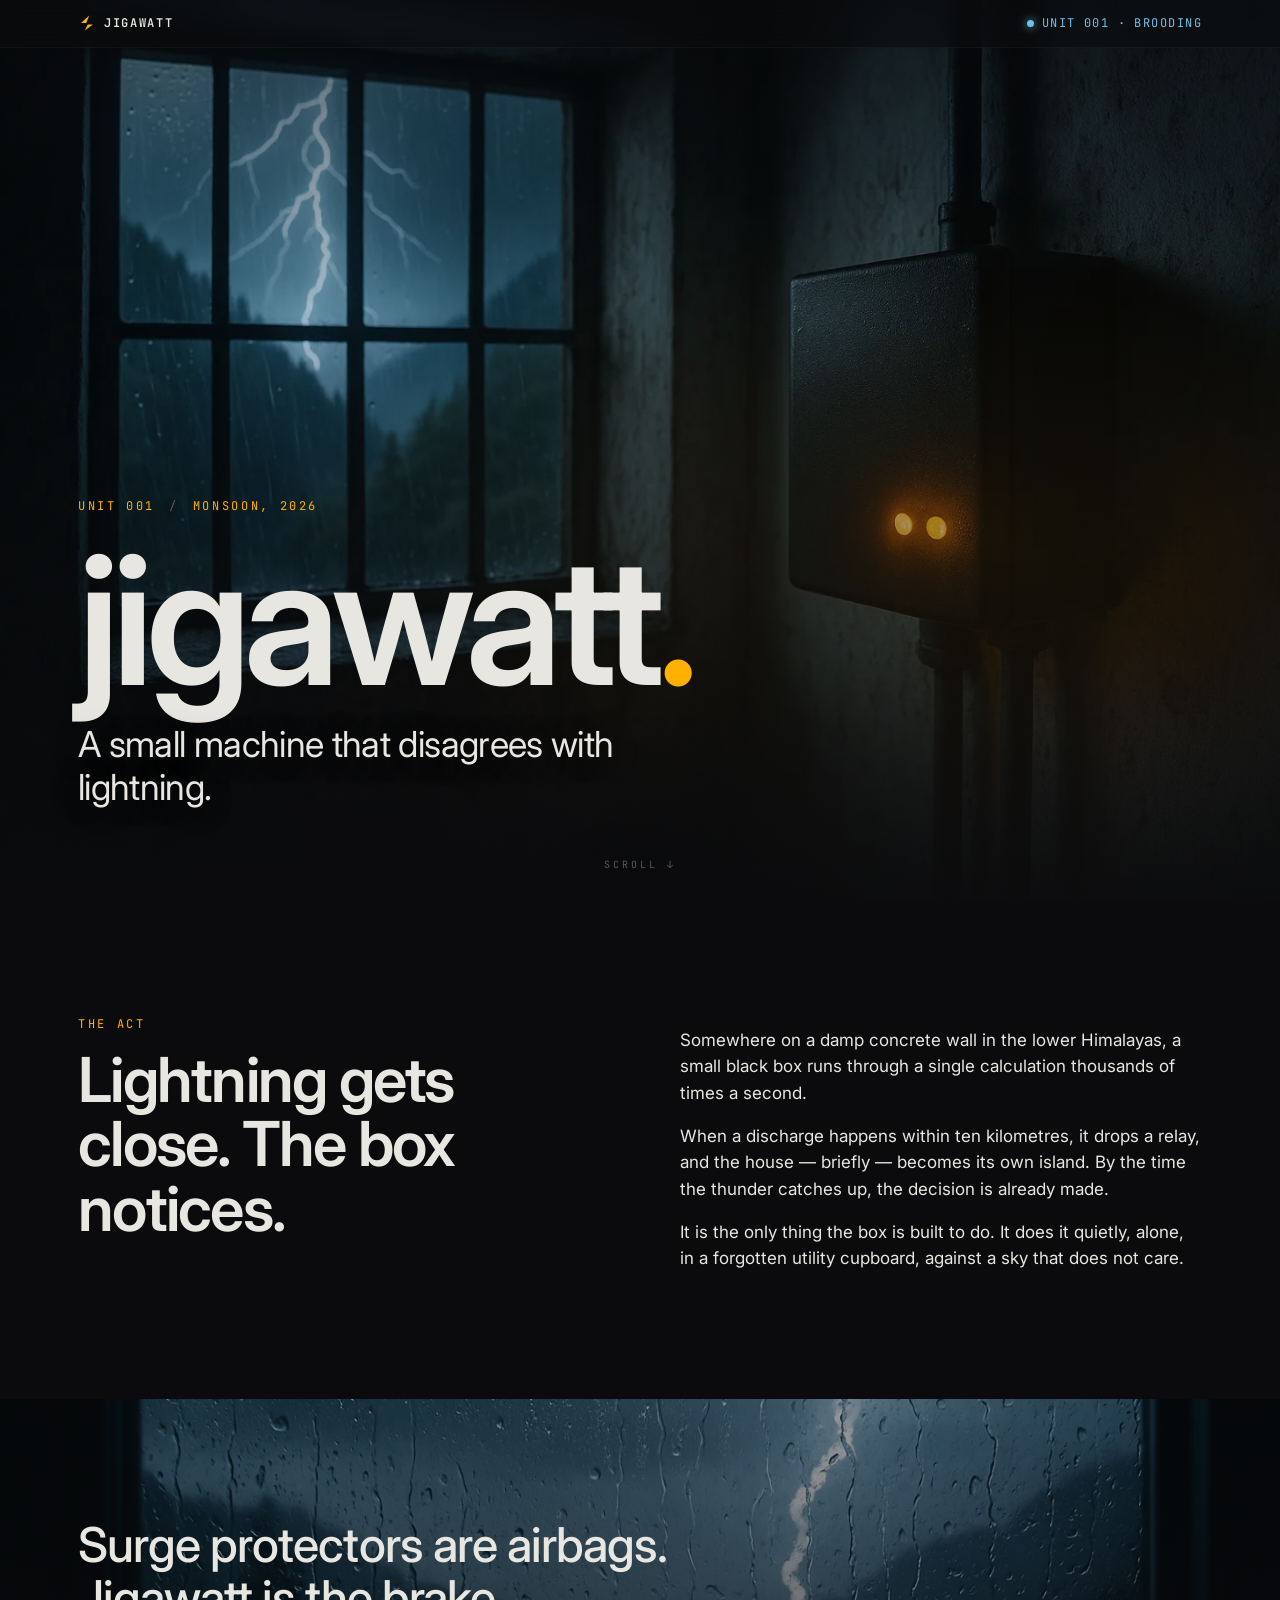
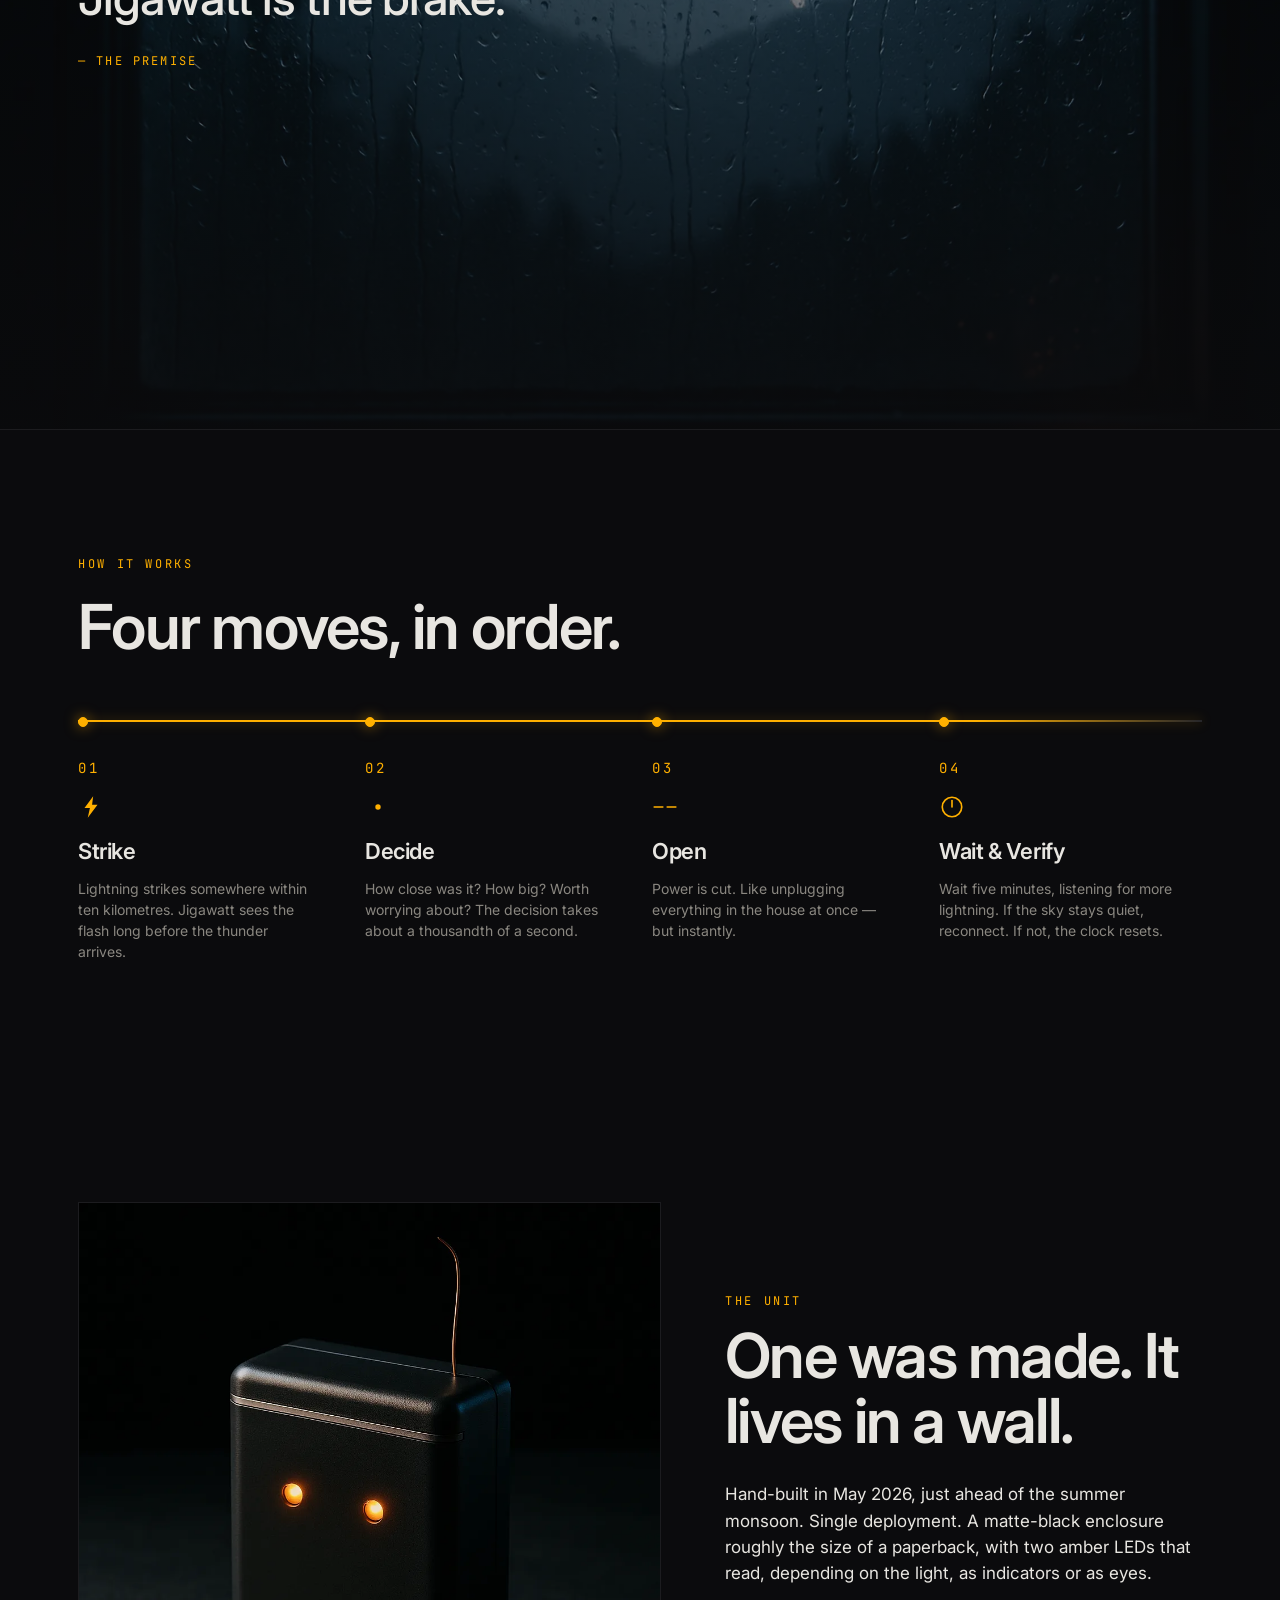
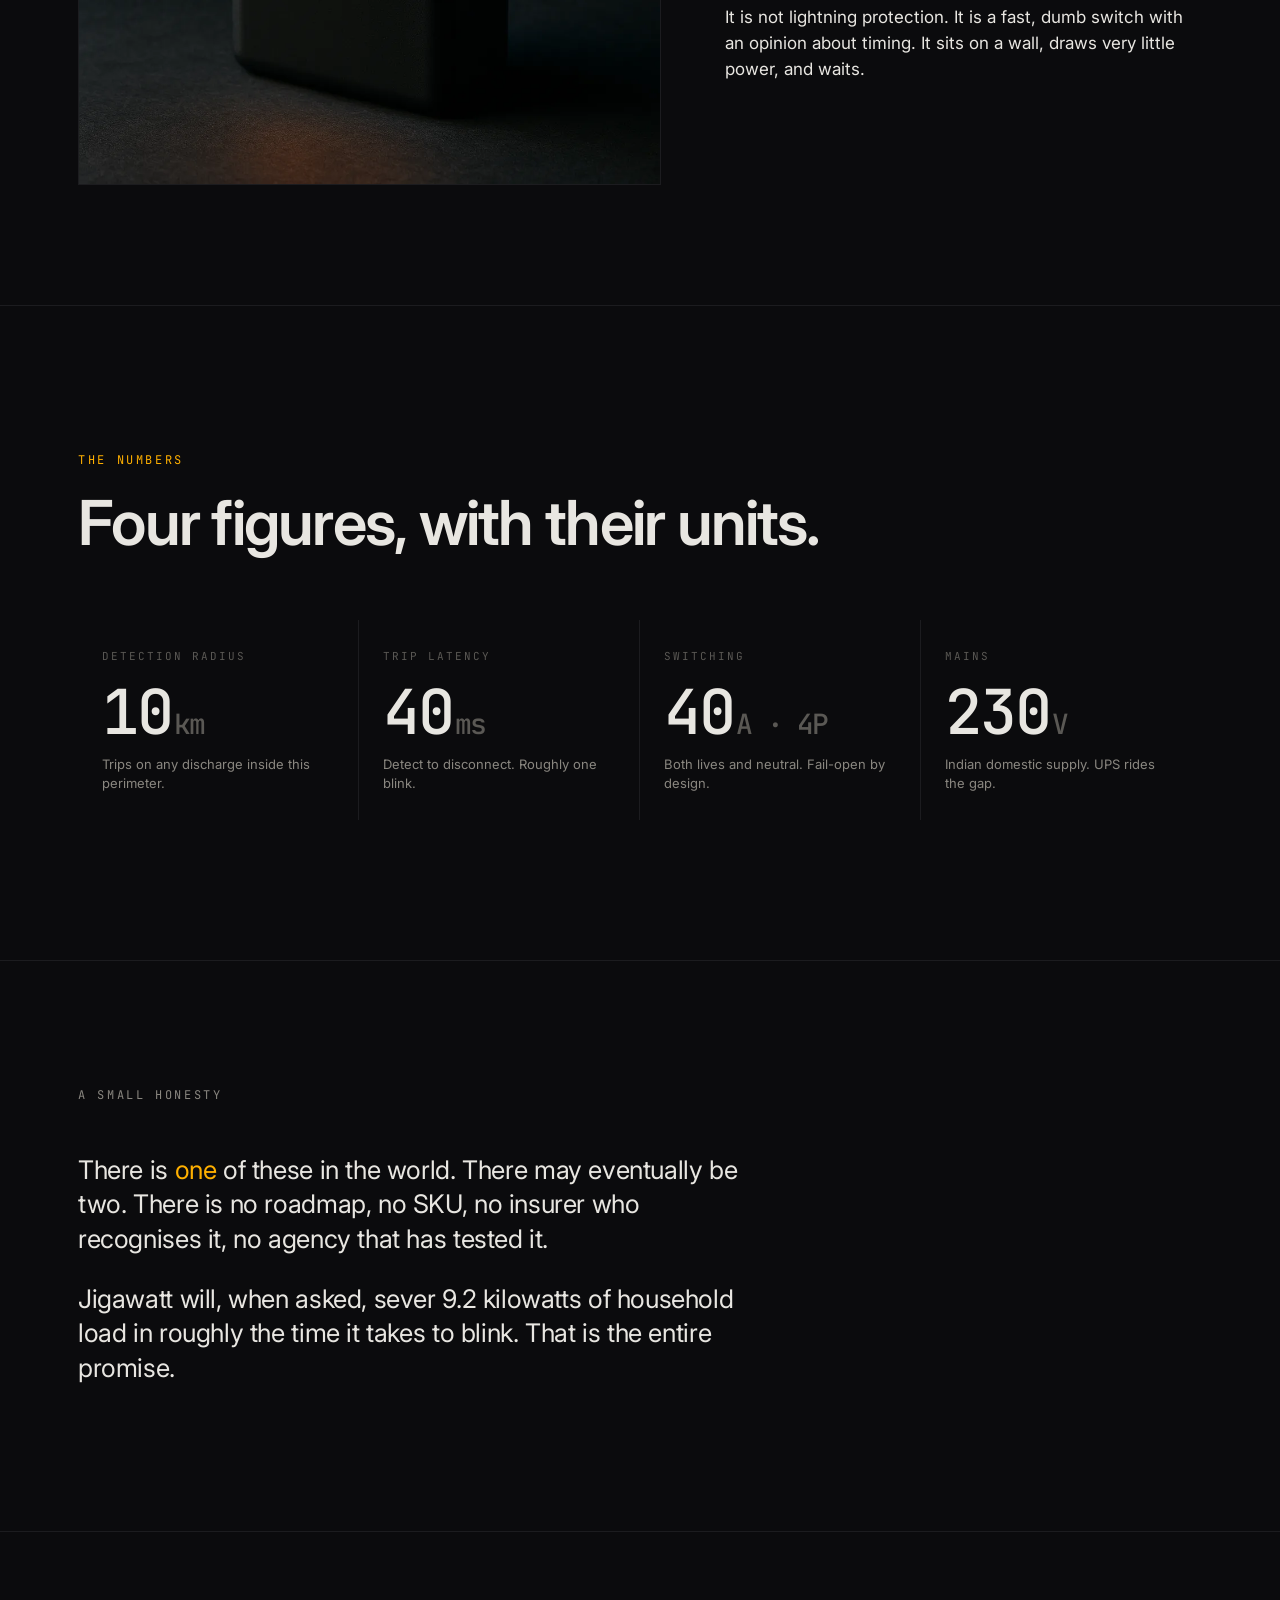
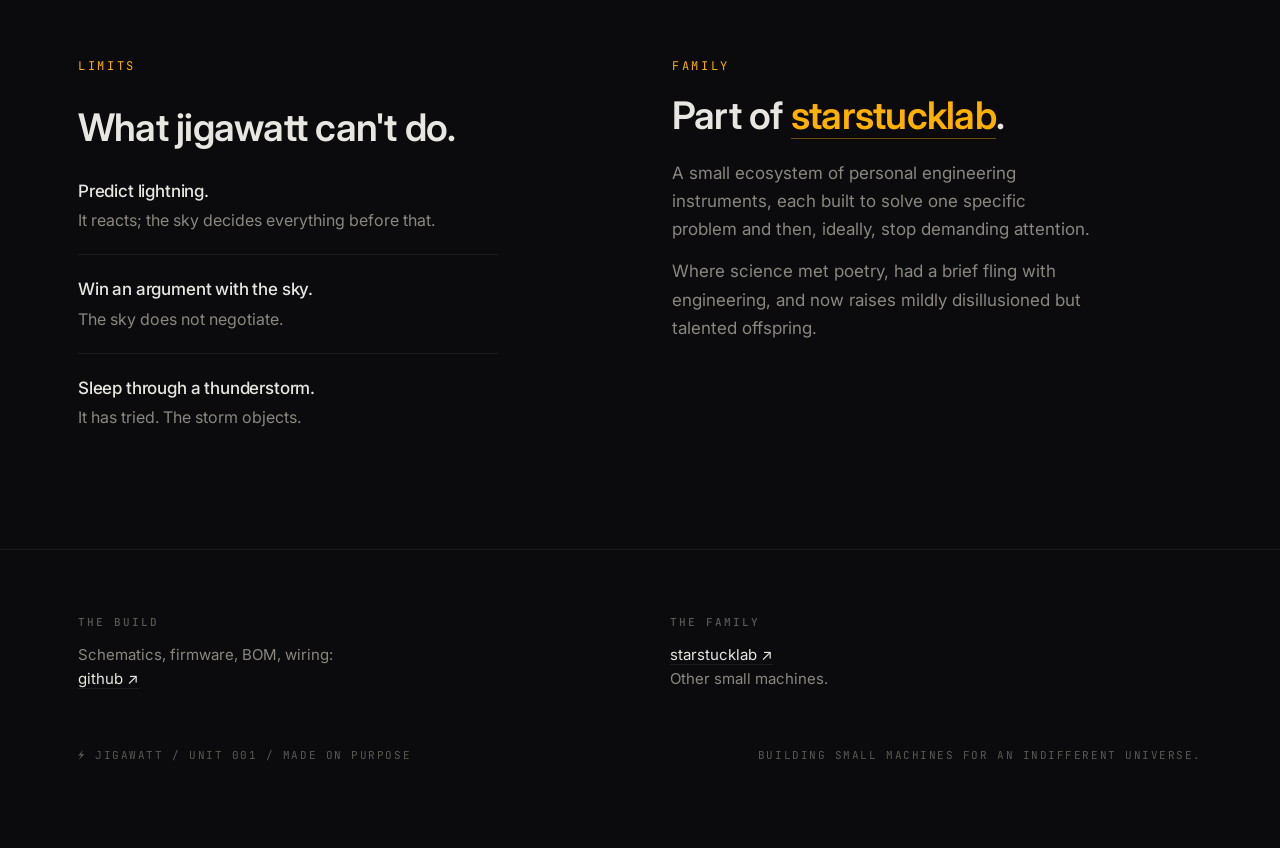
<file: docs/index.html>
<!DOCTYPE html>
<html lang="en">
<head>
  <meta charset="UTF-8" />
  <meta name="viewport" content="width=device-width, initial-scale=1.0" />
  <title>jigawatt — the first one, on purpose</title>
  <meta name="description" content="A small machine that listens for lightning and opens the mains contactor before the storm finishes its sentence. The first jigawatt, made on purpose. A starstucklab project." />
  <meta property="og:title" content="jigawatt" />
  <meta property="og:description" content="A small machine that disagrees with lightning. A starstucklab project." />
  <meta property="og:image" content="https://jigawatt.starstucklab.com/assets/hero.webp" />
  <meta property="og:type" content="website" />
  <meta name="theme-color" content="#0b0b0d" />

  <link rel="preconnect" href="https://fonts.googleapis.com">
  <link rel="preconnect" href="https://fonts.gstatic.com" crossorigin>
  <link href="https://fonts.googleapis.com/css2?family=Inter:wght@400;500;600&family=JetBrains+Mono:wght@400;500;600&display=swap" rel="stylesheet">
  <link rel="stylesheet" href="assets/kit/tokens.css" />
  <link rel="stylesheet" href="assets/kit/base.css" />
  <link rel="stylesheet" href="styles.css" />
  <link rel="icon" type="image/svg+xml" href="assets/mark.svg" />
</head>
<body>

<!-- ============ TOP BAR ============ -->
<header class="topbar">
  <div class="topbar-inner">
    <a href="#" class="brand">
      <img src="assets/mark.svg" alt="" aria-hidden="true" />
      jigawatt
    </a>
    <span class="status">
      <span class="dot"></span>
      <span class="status-text">Unit 001 · Brooding</span>
    </span>
  </div>
</header>

<!-- .page wraps everything that should desaturate/shake — the topbar
     stays outside so it remains truly viewport-fixed (avoids the
     position:fixed-in-transformed-ancestor trap on mobile). -->
<div class="page">

<!-- ============ HERO ============ -->
<section class="hero">
  <div class="hero-inner">
    <div class="hero-eyebrow">
      <span>Unit 001</span>
      <span class="sep">/</span>
      <span>Monsoon, 2026</span>
    </div>
    <h1>jigawatt<span class="tail">.</span></h1>
    <p class="hero-tag">A small machine that disagrees with lightning.</p>
  </div>
  <div class="hero-scroll">scroll ↓</div>
</section>


<!-- ============ THE ACT ============ -->
<section class="text" id="act">
  <div class="wrap">
    <div class="cols-two">
      <div>
        <span class="kicker">The act</span>
        <h2 class="headline">Lightning gets close. The box notices.</h2>
      </div>
      <div class="prose">
        <p>
          Somewhere on a damp concrete wall in the lower Himalayas, a small black
          box runs through a single calculation thousands of times a second.
        </p>
        <p>
          When a discharge happens within ten kilometres, it drops a relay, and
          the house — briefly — becomes its own island. By the time the thunder
          catches up, the decision is already made.
        </p>
        <p>
          It is the only thing the box is built to do. It does it quietly,
          alone, in a forgotten utility cupboard, against a sky that does not
          care.
        </p>
      </div>
    </div>
  </div>
</section>


<!-- ============ MOOD BAND ============ -->
<section class="band mood">
  <div class="band-inner">
    <p class="band-quote">
      Surge protectors are airbags. Jigawatt is the brake.
    </p>
    <span class="band-attribution">— the premise</span>
  </div>
</section>


<!-- ============ TIMELINE / HOW IT WORKS ============ -->
<section class="timeline-section">
  <div class="wrap">
    <span class="kicker">How it works</span>
    <h2 class="headline">Four moves, in order.</h2>

    <div class="timeline" aria-label="How jigawatt works, in four steps">
      <div class="timeline-track" aria-hidden="true"></div>
      <ol class="timeline-steps">
        <li class="timeline-step">
          <span class="num">01</span>
          <span class="dot" aria-hidden="true"></span>
          <svg class="step-icon icon-strike" viewBox="0 0 24 24" aria-hidden="true">
            <path d="M14 2 L6 13 L11 13 L9 22 L18 10 L13 10 Z"/>
          </svg>
          <h3>Strike</h3>
          <p>Lightning strikes somewhere within ten kilometres. Jigawatt sees the flash long before the thunder arrives.</p>
        </li>
        <li class="timeline-step">
          <span class="num">02</span>
          <span class="dot" aria-hidden="true"></span>
          <svg class="step-icon icon-decide" viewBox="0 0 24 24" aria-hidden="true">
            <circle cx="12" cy="12" r="2.5"/>
            <circle class="ring" cx="12" cy="12" r="6"/>
            <circle class="ring" cx="12" cy="12" r="10"/>
          </svg>
          <h3>Decide</h3>
          <p>How close was it? How big? Worth worrying about? The decision takes about a thousandth of a second.</p>
        </li>
        <li class="timeline-step">
          <span class="num">03</span>
          <span class="dot" aria-hidden="true"></span>
          <svg class="step-icon icon-open" viewBox="0 0 24 24" aria-hidden="true">
            <line x1="2"  y1="12" x2="10" y2="12"/>
            <line x1="14" y1="12" x2="22" y2="12"/>
          </svg>
          <h3>Open</h3>
          <p>Power is cut. Like unplugging everything in the house at once — but instantly.</p>
        </li>
        <li class="timeline-step">
          <span class="num">04</span>
          <span class="dot" aria-hidden="true"></span>
          <svg class="step-icon icon-wait" viewBox="0 0 24 24" aria-hidden="true">
            <circle cx="12" cy="12" r="9" fill="none"/>
            <line class="hand" x1="12" y1="12" x2="12" y2="6"/>
          </svg>
          <h3>Wait &amp; Verify</h3>
          <p>Wait five minutes, listening for more lightning. If the sky stays quiet, reconnect. If not, the clock resets.</p>
        </li>
      </ol>
    </div>
  </div>
</section>


<!-- ============ THE UNIT ============ -->
<section class="feature">
  <div class="wrap">
    <div class="feature-grid">
      <div class="feature-image">
        <img src="assets/unit.webp" alt="The jigawatt unit: a matte black box with two amber indicator LEDs and a thin copper antenna." />
      </div>
      <div class="feature-text">
        <span class="kicker">The unit</span>
        <h2 class="headline">One was made. It lives in a wall.</h2>
        <div class="prose">
          <p>
            Hand-built in May 2026, just ahead of the summer monsoon. Single
            deployment. A matte-black enclosure
            roughly the size of a paperback, with two amber LEDs that read,
            depending on the light, as indicators or as eyes.
          </p>
          <p>
            It is not lightning protection. It is a fast, dumb switch with an
            opinion about timing. It sits on a wall, draws very little power,
            and waits.
          </p>
        </div>
      </div>
    </div>
  </div>
</section>


<!-- ============ THE NUMBERS ============ -->
<section class="numbers">
  <div class="wrap">
    <span class="kicker">The numbers</span>
    <h2 class="headline" style="margin-bottom:64px;">Four figures, with their units.</h2>
    <div class="numbers-grid">
      <div>
        <div class="label">Detection radius</div>
        <div class="big">10<span class="u">km</span></div>
        <div class="sub">Trips on any discharge inside this perimeter.</div>
      </div>
      <div>
        <div class="label">Trip latency</div>
        <div class="big">40<span class="u">ms</span></div>
        <div class="sub">Detect to disconnect. Roughly one blink.</div>
      </div>
      <div>
        <div class="label">Switching</div>
        <div class="big">40<span class="u">A · 4P</span></div>
        <div class="sub">Both lives and neutral. Fail-open by design.</div>
      </div>
      <div>
        <div class="label">Mains</div>
        <div class="big">230<span class="u">V</span></div>
        <div class="sub">Indian domestic supply. UPS rides the gap.</div>
      </div>
    </div>
  </div>
</section>


<!-- ============ WHAT IT ISN'T ============ -->
<section class="honesty">
  <div class="wrap">
    <span class="kicker">A small honesty</span>
    <div class="prose">
      <p>
        There is <em>one</em> of these in the world. There may eventually be two.
        There is no roadmap, no SKU, no insurer who recognises it, no agency
        that has tested it.
      </p>
      <p>
        Jigawatt will, when asked, sever 9.2 kilowatts of household load
        in roughly the time it takes to blink. That is the entire promise.
      </p>
    </div>
  </div>
</section>


<!-- ============ PROVENANCE ============ -->
<section class="provenance">
  <div class="wrap">
    <div class="cols-two">
      <div>
        <span class="kicker">Limits</span>
        <h2>What jigawatt can't do.</h2>
        <ul class="cant-list">
          <li>
            <strong>Predict lightning.</strong>
            It reacts; the sky decides everything before that.
          </li>
          <li>
            <strong>Win an argument with the sky.</strong>
            The sky does not negotiate.
          </li>
          <li>
            <strong>Sleep through a thunderstorm.</strong>
            It has tried. The storm objects.
          </li>
        </ul>
      </div>
      <div class="sl-family">
        <span class="sl-kicker">Family</span>
        <h2>Part of <a class="sl-link" href="https://starstucklab.com">starstucklab</a>.</h2>
        <p>A small ecosystem of personal engineering instruments, each built to solve one specific problem and then, ideally, stop demanding attention.</p>
        <p>Where science met poetry, had a brief fling with engineering, and now raises mildly disillusioned but talented offspring.</p>
      </div>
    </div>
  </div>
</section>


<!-- ============ FOOTER ============ -->
<footer class="sl-footer">
  <div class="sl-wrap">
    <div class="sl-footer-cols">
      <div>
        <h4>The build</h4>
        <p>Schematics, firmware, BOM, wiring:<br><a href="https://github.com/m-anish/jigawatt">github&nbsp;↗</a></p>
      </div>
      <div>
        <h4>The family</h4>
        <p><a href="https://github.com/m-anish/starstucklab">starstucklab&nbsp;↗</a><br>Other small machines.</p>
      </div>
    </div>
    <div class="sl-signoff">
      <span>⚡ Jigawatt / Unit 001 / Made on purpose</span>
      <span>Building small machines for an indifferent universe.</span>
    </div>
  </div>
</footer>

</div><!-- /.page -->


<!-- ============ STRIKE EFFECT OVERLAY ============ -->
<div class="jw-flash" aria-hidden="true"></div>
<svg class="jw-bolt" viewBox="0 0 200 400" aria-hidden="true">
  <path d="M 112 0 L 70 130 L 118 138 L 58 280 L 132 200 L 96 218 L 130 400"/>
  <path d="M 96 218 L 48 332"/>
  <path d="M 58 280 L 28 350"/>
</svg>

<script>
(function() {
  'use strict';
  const reduced = window.matchMedia('(prefers-reduced-motion: reduce)').matches;

  // ---------- timeline: light up sequentially when in view ----------
  const tlObs = new IntersectionObserver(function(entries) {
    entries.forEach(function(e) {
      if (e.isIntersecting) {
        e.target.classList.add('in-view');
        tlObs.unobserve(e.target);
      }
    });
  }, { threshold: 0.5 });
  document.querySelectorAll('.timeline').forEach(function(el) { tlObs.observe(el); });

  if (reduced) return;

  // ---------- strike + restore: the page goes greyscale, then comes back ----------
  const act     = document.getElementById('act');
  const restore = document.querySelector('.band.mood');
  const flash   = document.querySelector('.jw-flash');
  const bolt    = document.querySelector('.jw-bolt');
  const status  = document.querySelector('.status-text');
  // Shake the .page wrapper rather than <body> so the transform doesn't
  // strand the fixed-position bolt/flash above the viewport on mobile.
  const page    = document.querySelector('.page');
  if (!act || !restore || !flash || !bolt || !status || !page) return;

  const BROODING = 'Unit 001 · Brooding';
  const TRIPPED  = 'Unit 001 · Tripped';

  let fired = false;
  const strikeObs = new IntersectionObserver(function(entries) {
    entries.forEach(function(e) {
      if (e.isIntersecting && !fired) {
        fired = true;
        runStrike();
        strikeObs.disconnect();
      }
    });
  }, { threshold: 0.35 });
  strikeObs.observe(act);

  // The restore observer arms itself only after the strike has fired;
  // entering the unit feature returns the page to colour.
  let restored = false;
  const restoreObs = new IntersectionObserver(function(entries) {
    entries.forEach(function(e) {
      if (e.isIntersecting && fired && !restored) {
        restored = true;
        runRestore();
        restoreObs.disconnect();
      }
    });
  }, { threshold: 0.6 });
  restoreObs.observe(restore);

  function runStrike() {
    // t=0: flash + bolt + shake fire; page begins desaturating
    page.classList.add('jw-shake');
    document.body.classList.add('tripped');
    flash.classList.add('on');
    bolt.classList.add('on');
    status.textContent = TRIPPED;

    // t≈130ms: flash clears
    setTimeout(function() { flash.classList.remove('on'); }, 130);

    // t≈320ms: bolt fades
    setTimeout(function() { bolt.classList.remove('on'); }, 320);

    // t≈420ms: stop shake — the page is now grey, the topbar is the only colour
    setTimeout(function() { page.classList.remove('jw-shake'); }, 420);
  }

  function runRestore() {
    // colour returns with a brief brightness overshoot (lights coming back),
    // then settles. Driven by a one-shot keyframe on body.restoring.
    document.body.classList.add('restoring');
    document.body.classList.remove('tripped');
    status.textContent = BROODING;
    setTimeout(function() {
      document.body.classList.remove('restoring');
    }, 1150);
  }
})();
</script>

</body>
</html>
</file>
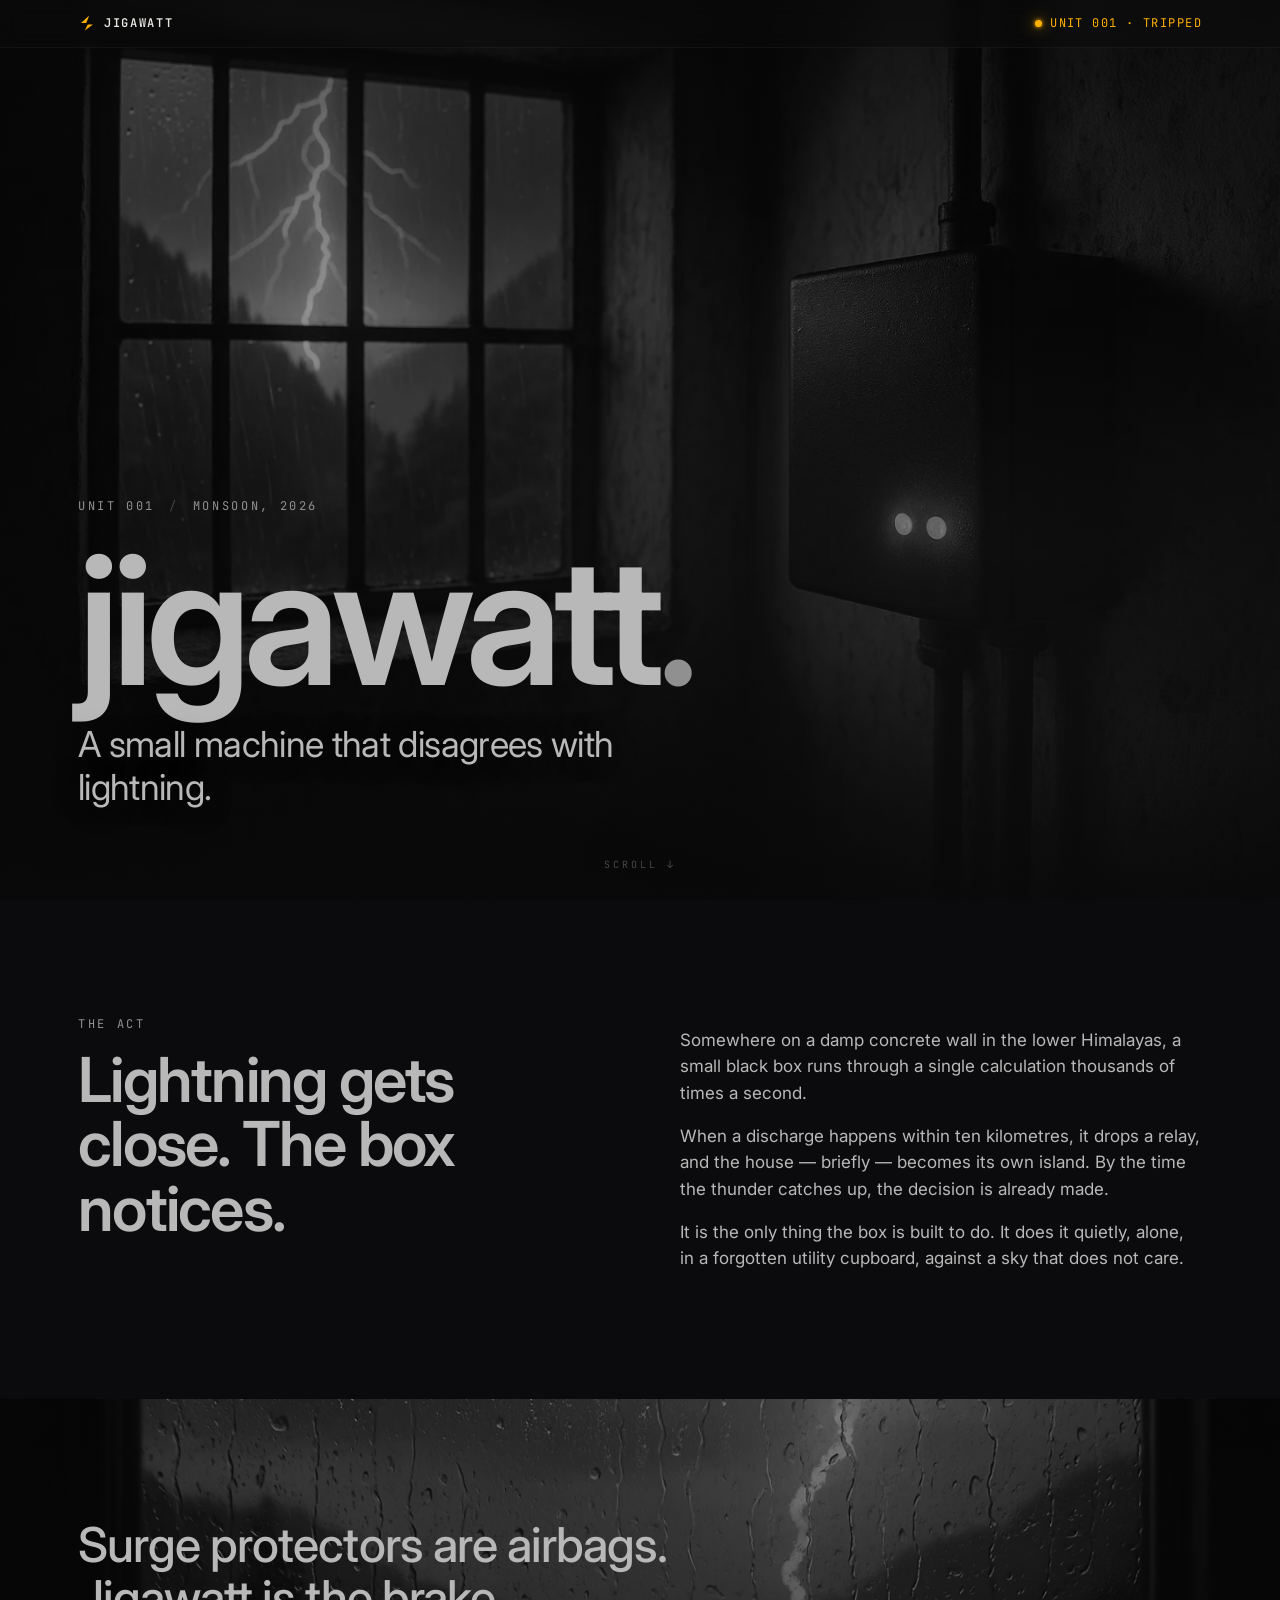
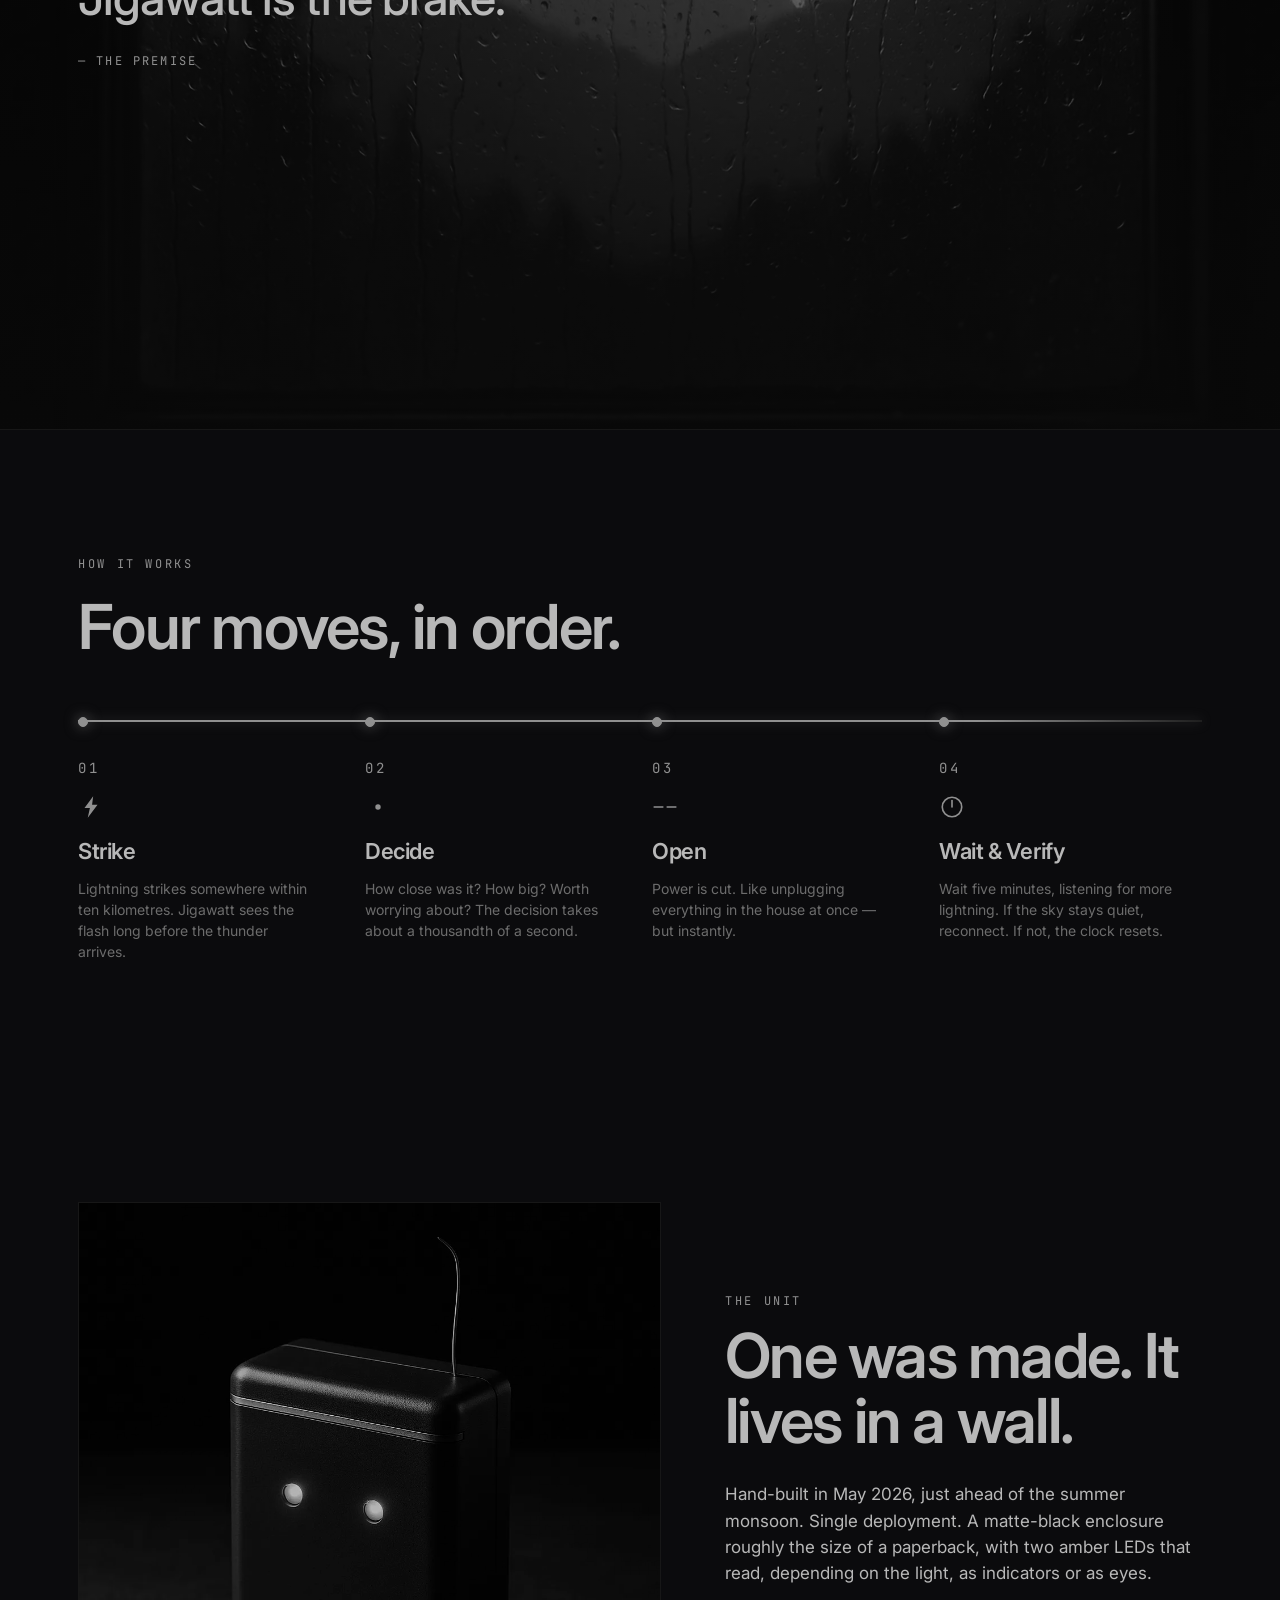
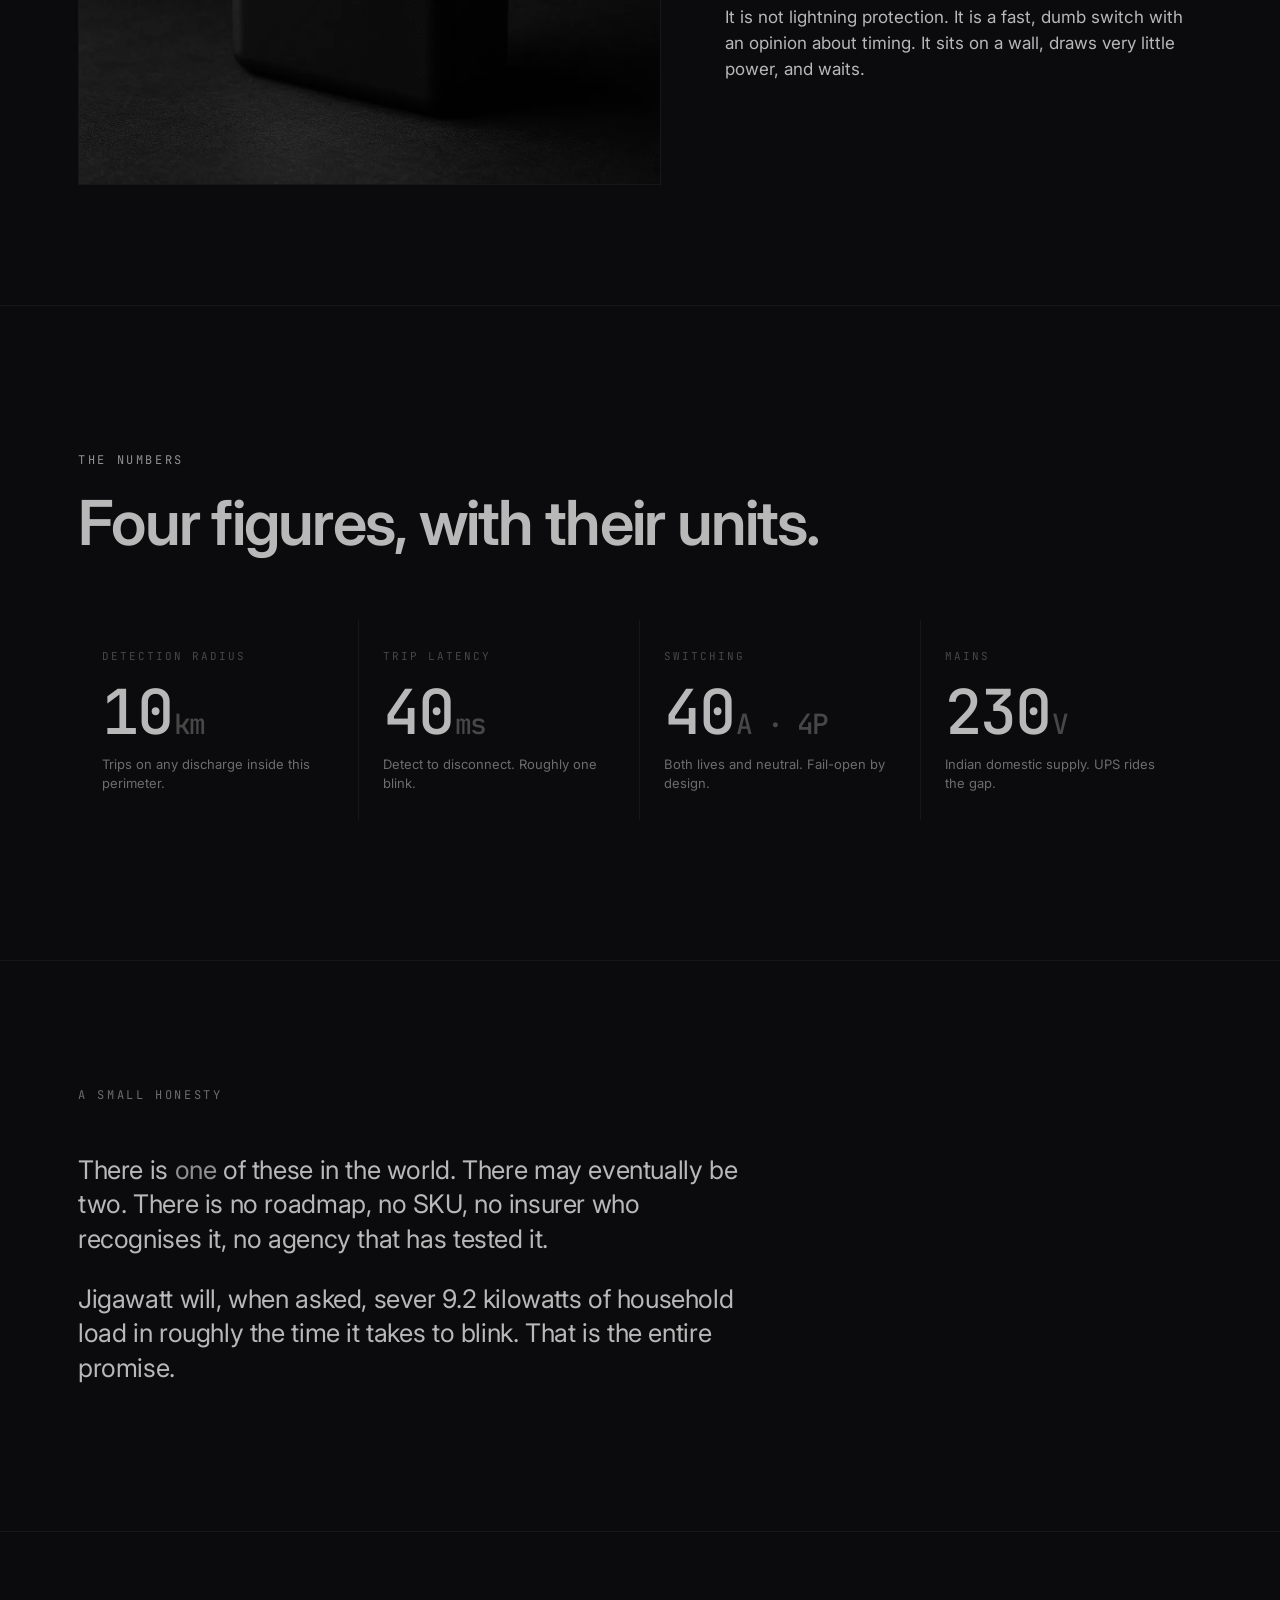
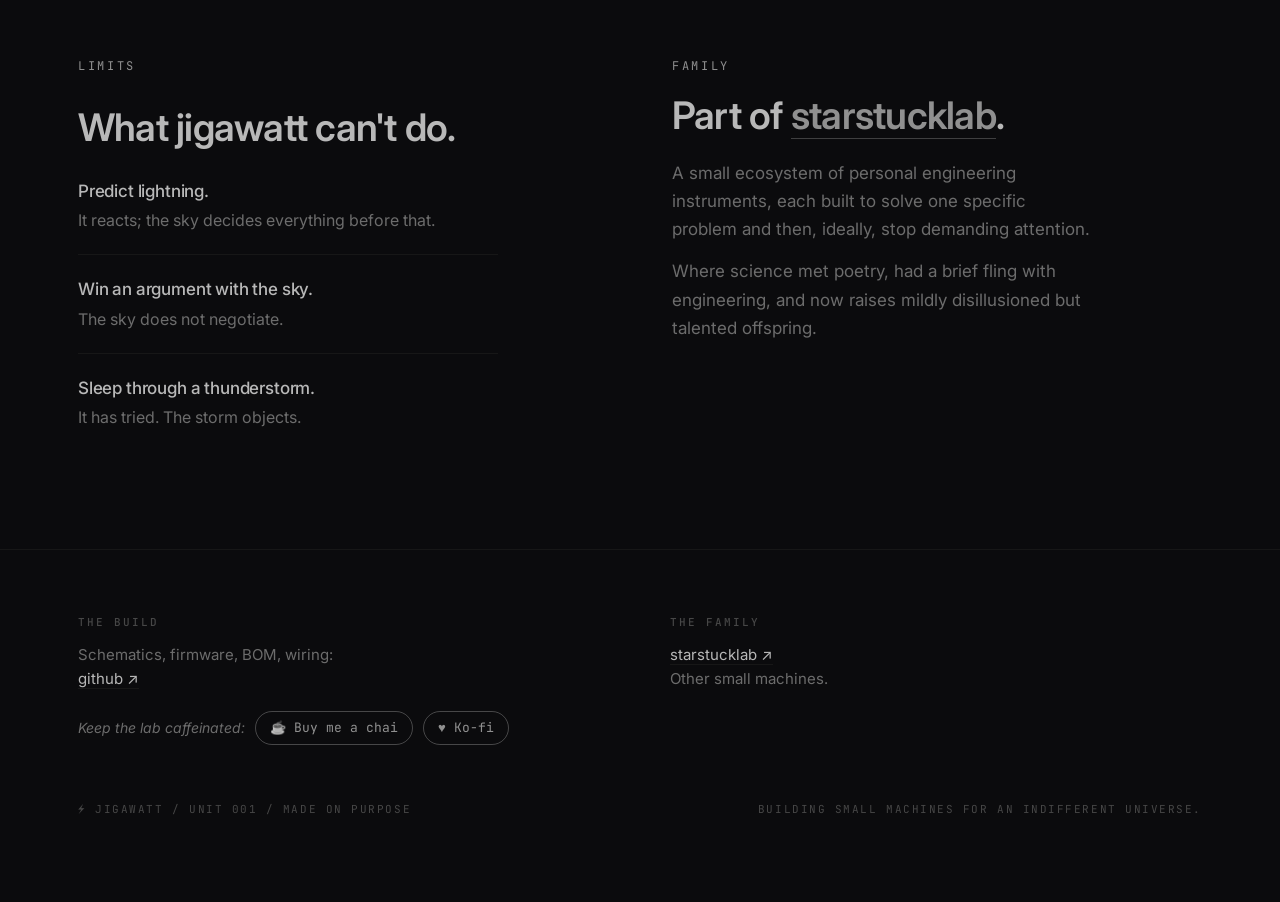
<file: site/index.html>
<!DOCTYPE html>
<html lang="en">
<head>
  <meta charset="UTF-8" />
  <meta name="viewport" content="width=device-width, initial-scale=1.0" />
  <title>jigawatt — the first one, on purpose</title>
  <meta name="description" content="A small machine that listens for lightning and opens the mains contactor before the storm finishes its sentence. The first jigawatt, made on purpose. A starstucklab project." />
  <meta property="og:title" content="jigawatt" />
  <meta property="og:description" content="A small machine that disagrees with lightning. A starstucklab project." />
  <meta property="og:image" content="https://jigawatt.starstucklab.com/assets/hero.webp" />
  <meta property="og:type" content="website" />
  <meta name="theme-color" content="#0b0b0d" />

  <link rel="preconnect" href="https://fonts.googleapis.com">
  <link rel="preconnect" href="https://fonts.gstatic.com" crossorigin>
  <link href="https://fonts.googleapis.com/css2?family=Inter:wght@400;500;600&family=JetBrains+Mono:wght@400;500;600&display=swap" rel="stylesheet">
  <link rel="stylesheet" href="assets/kit/tokens.css" />
  <link rel="stylesheet" href="assets/kit/base.css" />
  <link rel="stylesheet" href="styles.css" />
  <link rel="icon" type="image/svg+xml" href="assets/mark.svg" />
</head>
<body>

<!-- ============ TOP BAR ============ -->
<header class="topbar">
  <div class="topbar-inner">
    <a href="#" class="brand">
      <img src="assets/mark.svg" alt="" aria-hidden="true" />
      jigawatt
    </a>
    <span class="status">
      <span class="dot"></span>
      <span class="status-text">Unit 001 · Brooding</span>
    </span>
  </div>
</header>

<!-- .page wraps everything that should desaturate/shake — the topbar
     stays outside so it remains truly viewport-fixed (avoids the
     position:fixed-in-transformed-ancestor trap on mobile). -->
<div class="page">

<!-- ============ HERO ============ -->
<section class="hero">
  <div class="hero-inner">
    <div class="hero-eyebrow">
      <span>Unit 001</span>
      <span class="sep">/</span>
      <span>Monsoon, 2026</span>
    </div>
    <h1>jigawatt<span class="tail">.</span></h1>
    <p class="hero-tag">A small machine that disagrees with lightning.</p>
  </div>
  <div class="hero-scroll">scroll ↓</div>
</section>


<!-- ============ THE ACT ============ -->
<section class="text" id="act">
  <div class="wrap">
    <div class="cols-two">
      <div>
        <span class="kicker">The act</span>
        <h2 class="headline">Lightning gets close. The box notices.</h2>
      </div>
      <div class="prose">
        <p>
          Somewhere on a damp concrete wall in the lower Himalayas, a small black
          box runs through a single calculation thousands of times a second.
        </p>
        <p>
          When a discharge happens within ten kilometres, it drops a relay, and
          the house — briefly — becomes its own island. By the time the thunder
          catches up, the decision is already made.
        </p>
        <p>
          It is the only thing the box is built to do. It does it quietly,
          alone, in a forgotten utility cupboard, against a sky that does not
          care.
        </p>
      </div>
    </div>
  </div>
</section>


<!-- ============ MOOD BAND ============ -->
<section class="band mood">
  <div class="band-inner">
    <p class="band-quote">
      Surge protectors are airbags. Jigawatt is the brake.
    </p>
    <span class="band-attribution">— the premise</span>
  </div>
</section>


<!-- ============ TIMELINE / HOW IT WORKS ============ -->
<section class="timeline-section">
  <div class="wrap">
    <span class="kicker">How it works</span>
    <h2 class="headline">Four moves, in order.</h2>

    <div class="timeline" aria-label="How jigawatt works, in four steps">
      <div class="timeline-track" aria-hidden="true"></div>
      <ol class="timeline-steps">
        <li class="timeline-step">
          <span class="num">01</span>
          <span class="dot" aria-hidden="true"></span>
          <svg class="step-icon icon-strike" viewBox="0 0 24 24" aria-hidden="true">
            <path d="M14 2 L6 13 L11 13 L9 22 L18 10 L13 10 Z"/>
          </svg>
          <h3>Strike</h3>
          <p>Lightning strikes somewhere within ten kilometres. Jigawatt sees the flash long before the thunder arrives.</p>
        </li>
        <li class="timeline-step">
          <span class="num">02</span>
          <span class="dot" aria-hidden="true"></span>
          <svg class="step-icon icon-decide" viewBox="0 0 24 24" aria-hidden="true">
            <circle cx="12" cy="12" r="2.5"/>
            <circle class="ring" cx="12" cy="12" r="6"/>
            <circle class="ring" cx="12" cy="12" r="10"/>
          </svg>
          <h3>Decide</h3>
          <p>How close was it? How big? Worth worrying about? The decision takes about a thousandth of a second.</p>
        </li>
        <li class="timeline-step">
          <span class="num">03</span>
          <span class="dot" aria-hidden="true"></span>
          <svg class="step-icon icon-open" viewBox="0 0 24 24" aria-hidden="true">
            <line x1="2"  y1="12" x2="10" y2="12"/>
            <line x1="14" y1="12" x2="22" y2="12"/>
          </svg>
          <h3>Open</h3>
          <p>Power is cut. Like unplugging everything in the house at once — but instantly.</p>
        </li>
        <li class="timeline-step">
          <span class="num">04</span>
          <span class="dot" aria-hidden="true"></span>
          <svg class="step-icon icon-wait" viewBox="0 0 24 24" aria-hidden="true">
            <circle cx="12" cy="12" r="9" fill="none"/>
            <line class="hand" x1="12" y1="12" x2="12" y2="6"/>
          </svg>
          <h3>Wait &amp; Verify</h3>
          <p>Wait five minutes, listening for more lightning. If the sky stays quiet, reconnect. If not, the clock resets.</p>
        </li>
      </ol>
    </div>
  </div>
</section>


<!-- ============ THE UNIT ============ -->
<section class="feature">
  <div class="wrap">
    <div class="feature-grid">
      <div class="feature-image">
        <img src="assets/unit.webp" alt="The jigawatt unit: a matte black box with two amber indicator LEDs and a thin copper antenna." />
      </div>
      <div class="feature-text">
        <span class="kicker">The unit</span>
        <h2 class="headline">One was made. It lives in a wall.</h2>
        <div class="prose">
          <p>
            Hand-built in May 2026, just ahead of the summer monsoon. Single
            deployment. A matte-black enclosure
            roughly the size of a paperback, with two amber LEDs that read,
            depending on the light, as indicators or as eyes.
          </p>
          <p>
            It is not lightning protection. It is a fast, dumb switch with an
            opinion about timing. It sits on a wall, draws very little power,
            and waits.
          </p>
        </div>
      </div>
    </div>
  </div>
</section>


<!-- ============ THE NUMBERS ============ -->
<section class="numbers">
  <div class="wrap">
    <span class="kicker">The numbers</span>
    <h2 class="headline" style="margin-bottom:64px;">Four figures, with their units.</h2>
    <div class="numbers-grid">
      <div>
        <div class="label">Detection radius</div>
        <div class="big">10<span class="u">km</span></div>
        <div class="sub">Trips on any discharge inside this perimeter.</div>
      </div>
      <div>
        <div class="label">Trip latency</div>
        <div class="big">40<span class="u">ms</span></div>
        <div class="sub">Detect to disconnect. Roughly one blink.</div>
      </div>
      <div>
        <div class="label">Switching</div>
        <div class="big">40<span class="u">A · 4P</span></div>
        <div class="sub">Both lives and neutral. Fail-open by design.</div>
      </div>
      <div>
        <div class="label">Mains</div>
        <div class="big">230<span class="u">V</span></div>
        <div class="sub">Indian domestic supply. UPS rides the gap.</div>
      </div>
    </div>
  </div>
</section>


<!-- ============ WHAT IT ISN'T ============ -->
<section class="honesty">
  <div class="wrap">
    <span class="kicker">A small honesty</span>
    <div class="prose">
      <p>
        There is <em>one</em> of these in the world. There may eventually be two.
        There is no roadmap, no SKU, no insurer who recognises it, no agency
        that has tested it.
      </p>
      <p>
        Jigawatt will, when asked, sever 9.2 kilowatts of household load
        in roughly the time it takes to blink. That is the entire promise.
      </p>
    </div>
  </div>
</section>


<!-- ============ PROVENANCE ============ -->
<section class="provenance">
  <div class="wrap">
    <div class="cols-two">
      <div>
        <span class="kicker">Limits</span>
        <h2>What jigawatt can't do.</h2>
        <ul class="cant-list">
          <li>
            <strong>Predict lightning.</strong>
            It reacts; the sky decides everything before that.
          </li>
          <li>
            <strong>Win an argument with the sky.</strong>
            The sky does not negotiate.
          </li>
          <li>
            <strong>Sleep through a thunderstorm.</strong>
            It has tried. The storm objects.
          </li>
        </ul>
      </div>
      <div class="sl-family">
        <span class="sl-kicker">Family</span>
        <h2>Part of <a class="sl-link" href="https://starstucklab.com">starstucklab</a>.</h2>
        <p>A small ecosystem of personal engineering instruments, each built to solve one specific problem and then, ideally, stop demanding attention.</p>
        <p>Where science met poetry, had a brief fling with engineering, and now raises mildly disillusioned but talented offspring.</p>
      </div>
    </div>
  </div>
</section>


<!-- ============ FOOTER ============ -->
<footer class="sl-footer">
  <div class="sl-wrap">
    <div class="sl-footer-cols">
      <div>
        <h4>The build</h4>
        <p>Schematics, firmware, BOM, wiring:<br><a href="https://github.com/m-anish/jigawatt">github&nbsp;↗</a></p>
      </div>
      <div>
        <h4>The family</h4>
        <p><a href="https://starstucklab.com">starstucklab&nbsp;↗</a><br>Other small machines.</p>
      </div>
    </div>
    <div class="sl-support">
      <span class="sl-support-note">Keep the lab caffeinated:</span>
      <a href="https://buymeachai.ezee.li/anishmg" target="_blank" rel="noopener">☕ Buy me a chai</a>
      <a href="https://ko-fi.com/P5P7BMO10" target="_blank" rel="noopener">♥ Ko-fi</a>
    </div>
    <div class="sl-signoff">
      <span>⚡ Jigawatt / Unit 001 / Made on purpose</span>
      <span>Building small machines for an indifferent universe.</span>
    </div>
  </div>
</footer>

</div><!-- /.page -->


<!-- ============ STRIKE EFFECT OVERLAY ============ -->
<div class="jw-flash" aria-hidden="true"></div>
<svg class="jw-bolt" viewBox="0 0 200 400" aria-hidden="true">
  <path d="M 112 0 L 70 130 L 118 138 L 58 280 L 132 200 L 96 218 L 130 400"/>
  <path d="M 96 218 L 48 332"/>
  <path d="M 58 280 L 28 350"/>
</svg>

<script>
(function() {
  'use strict';
  const reduced = window.matchMedia('(prefers-reduced-motion: reduce)').matches;

  // ---------- timeline: light up sequentially when in view ----------
  const tlObs = new IntersectionObserver(function(entries) {
    entries.forEach(function(e) {
      if (e.isIntersecting) {
        e.target.classList.add('in-view');
        tlObs.unobserve(e.target);
      }
    });
  }, { threshold: 0.5 });
  document.querySelectorAll('.timeline').forEach(function(el) { tlObs.observe(el); });

  if (reduced) return;

  // ---------- strike + restore: the page goes greyscale, then comes back ----------
  const act     = document.getElementById('act');
  const restore = document.querySelector('.band.mood');
  const flash   = document.querySelector('.jw-flash');
  const bolt    = document.querySelector('.jw-bolt');
  const status  = document.querySelector('.status-text');
  // Shake the .page wrapper rather than <body> so the transform doesn't
  // strand the fixed-position bolt/flash above the viewport on mobile.
  const page    = document.querySelector('.page');
  if (!act || !restore || !flash || !bolt || !status || !page) return;

  const BROODING = 'Unit 001 · Brooding';
  const TRIPPED  = 'Unit 001 · Tripped';

  let fired = false;
  const strikeObs = new IntersectionObserver(function(entries) {
    entries.forEach(function(e) {
      if (e.isIntersecting && !fired) {
        fired = true;
        runStrike();
        strikeObs.disconnect();
      }
    });
  }, { threshold: 0.35 });
  strikeObs.observe(act);

  // The restore observer arms itself only after the strike has fired;
  // entering the unit feature returns the page to colour.
  let restored = false;
  const restoreObs = new IntersectionObserver(function(entries) {
    entries.forEach(function(e) {
      if (e.isIntersecting && fired && !restored) {
        restored = true;
        runRestore();
        restoreObs.disconnect();
      }
    });
  }, { threshold: 0.6 });
  restoreObs.observe(restore);

  function runStrike() {
    // t=0: the cheap, dramatic layer fires first — white flash + bolt + shake.
    // These are compositor-only (opacity / transform), so they paint instantly.
    flash.classList.add('on');
    bolt.classList.add('on');
    page.classList.add('jw-shake');
    status.textContent = TRIPPED;

    // Desaturate one frame later, while the flash is at peak white: the single
    // heavy grayscale repaint of the whole page then happens *behind* the flash
    // and is revealed only as the flash fades — so the strike reads as a clean
    // flash, not a stutter.
    requestAnimationFrame(function() {
      requestAnimationFrame(function() {
        document.body.classList.add('tripped');
      });
    });

    // t≈130ms: flash clears (its 90ms fade-out reveals the now-grey page)
    setTimeout(function() { flash.classList.remove('on'); }, 130);

    // t≈320ms: bolt fades
    setTimeout(function() { bolt.classList.remove('on'); }, 320);

    // t≈420ms: stop shake — the page is now grey, the topbar is the only colour
    setTimeout(function() { page.classList.remove('jw-shake'); }, 420);
  }

  function runRestore() {
    // Colour returns instantly: removing .tripped drops the page-wide grayscale
    // filter in a single repaint instead of animating it across every section
    // (animating a full-page filter is what made this janky in Chrome/Brave on
    // the Mac). The brief power-on flash below is opacity-only — GPU-composited
    // — so it sells the "lights coming back" overshoot with no per-frame cost.
    document.body.classList.remove('tripped');
    status.textContent = BROODING;
    flash.classList.add('on');
    setTimeout(function() { flash.classList.remove('on'); }, 140);
  }
})();
</script>

</body>
</html>
</file>
<file: docs/assets/kit/tokens.css>
/* ==========================================================================
   STARSTUCK LAB KIT — THEME TOKEN CONTRACT (defaults)
   --------------------------------------------------------------------------
   The ~12 variables every spoke may override. base.css consumes ONLY these
   tokens — never raw colors or font names. A spoke sets its own values in its
   stylesheet (loaded AFTER this file), and base.css picks them up.

   These defaults are the neutral "lab" look (starlight gold on near-black), so
   an un-themed spoke still reads as Starstuck Lab.
   ========================================================================== */
:root {
  /* ── Surfaces ── */
  --sl-bg:        #0b0b0d;   /* page background */
  --sl-surface:   #131316;   /* elevated surface / card */
  --sl-border:    #1f1f23;   /* subtle rule / border */

  /* ── Text ── */
  --sl-text:      #e8e6e1;   /* primary body text */
  --sl-text-dim:  #8a8780;   /* secondary */
  --sl-text-mute: #5a5854;   /* tertiary / labels */

  /* ── Accents ── */
  --sl-accent:    #c9b97a;   /* primary — links, kickers, active */
  --sl-accent-2:  #6ec1e4;   /* secondary — occasional UI */

  /* ── Type ── */
  --sl-font-display: 'Playfair Display', Georgia, 'Times New Roman', serif;
  --sl-font-body:    system-ui, -apple-system, 'Segoe UI', sans-serif;
  --sl-font-mono:    'JetBrains Mono', ui-monospace, Menlo, monospace;

  /* ── Layout ── */
  --sl-maxw:      1180px;    /* container max-width */
}
</file>
<file: docs/assets/kit/base.css>
/* ==========================================================================
   STARSTUCK LAB KIT — SHARED PRIMITIVES + PARTIALS
   --------------------------------------------------------------------------
   Consumes the --sl-* token contract (see tokens.css). Never hardcodes brand
   colors or fonts; every value resolves through a token (with a safe fallback).

   Phase 1 scope — the high-value / low-risk shared pieces only:
     · .sl-wrap     container
     · .sl-kicker   eyebrow/label
     · .sl-link     accent link
     · .sl-family   "Part of starstucklab" band
     · .sl-footer   build + family columns + signoff

   Per-spoke identity (hero, topbar, band quote, motion gimmicks) is
   intentionally NOT here — keep that in each spoke's own stylesheet.
   ========================================================================== */

/* ── Container ── */
.sl-wrap {
  width: 100%;
  max-width: var(--sl-maxw, 1180px);
  margin-inline: auto;
  padding-inline: 28px;
}

/* ── Eyebrow / kicker — mono, accent, wide tracking ── */
.sl-kicker {
  display: inline-block;
  font-family: var(--sl-font-mono, ui-monospace, Menlo, monospace);
  font-size: 12px;
  letter-spacing: 0.22em;
  text-transform: uppercase;
  color: var(--sl-accent, #c9b97a);
  margin: 0 0 18px;
}

/* ── Accent link ── */
.sl-link {
  color: var(--sl-accent, #c9b97a);
  text-decoration: none;
  border-bottom: 1px solid color-mix(in srgb, var(--sl-accent, #c9b97a) 40%, transparent);
  transition: border-color 0.2s ease, color 0.2s ease;
}
.sl-link:hover { border-bottom-color: var(--sl-accent, #c9b97a); }

/* ── Family band: "Part of starstucklab" ── */
.sl-family h2,
.sl-family h3 {
  font-family: var(--sl-font-display, Georgia, serif);
  font-weight: 600;
  font-size: clamp(26px, 3.4vw, 38px);
  line-height: 1.15;
  color: var(--sl-text, #e8e6e1);
  margin: 0 0 18px;
}
.sl-family p {
  font-family: var(--sl-font-body, system-ui, sans-serif);
  font-size: 17px;
  line-height: 1.65;
  color: var(--sl-text-dim, #8a8780);
  margin: 0 0 14px;
  max-width: 46ch;
}

/* ── Footer: build + family columns + signoff ── */
.sl-footer {
  border-top: 1px solid var(--sl-border, #1f1f23);
  padding: 64px 0 84px;
}
.sl-footer-cols {
  display: grid;
  grid-template-columns: repeat(2, 1fr);
  gap: 60px;
}
.sl-footer h4 {
  font-family: var(--sl-font-mono, ui-monospace, Menlo, monospace);
  font-size: 11px;
  letter-spacing: 0.18em;
  text-transform: uppercase;
  color: var(--sl-text-mute, #5a5854);
  margin: 0 0 12px;
}
.sl-footer p {
  font-family: var(--sl-font-body, system-ui, sans-serif);
  font-size: 15px;
  line-height: 1.6;
  color: var(--sl-text-dim, #8a8780);
  margin: 0;
}
.sl-footer a {
  color: var(--sl-text, #e8e6e1);
  text-decoration: none;
  border-bottom: 1px solid var(--sl-border, #1f1f23);
  transition: border-color 0.2s ease, color 0.2s ease;
}
.sl-footer a:hover {
  border-bottom-color: var(--sl-accent, #c9b97a);
  color: var(--sl-accent, #c9b97a);
}

.sl-signoff {
  display: flex;
  justify-content: space-between;
  flex-wrap: wrap;
  gap: 12px;
  margin-top: 56px;
  font-family: var(--sl-font-mono, ui-monospace, Menlo, monospace);
  font-size: 11px;
  letter-spacing: 0.14em;
  text-transform: uppercase;
  color: var(--sl-text-mute, #5a5854);
}

@media (max-width: 800px) {
  .sl-footer-cols { grid-template-columns: 1fr; gap: 36px; }
}
</file>
<file: docs/styles.css>
/* Starstuck Lab kit — jigawatt theme overrides */
:root {
  --sl-bg:        #0b0b0d;
  --sl-surface:   #131316;
  --sl-border:    #1c1c1f;
  --sl-text:      #e8e6e1;
  --sl-text-dim:  #8a8780;
  --sl-text-mute: #5a5854;
  --sl-accent:    #ffb000;
  --sl-accent-2:  #6ec1e4;
  --sl-font-display: 'Inter', system-ui, sans-serif;
  --sl-font-body:    'Inter', system-ui, sans-serif;
  --sl-font-mono:    'JetBrains Mono', ui-monospace, Menlo, monospace;
  --sl-maxw:      1180px;
}

/* ============================================================
   jigawatt / unit 001
   marketing site — lab notebook meets high-voltage signage
   ============================================================ */

:root {
  --bg:        #0b0b0d;
  --bg-elev:   #131316;
  --bg-card:   #161619;
  --text:      #e8e6e1;
  --text-dim:  #8a8780;
  --text-mute: #5a5854;
  --accent:    #ffb000;
  --accent-2:  #6ec1e4;
  --border:    #26262a;
  --border-2:  #1c1c1f;

  --mono: 'JetBrains Mono', 'IBM Plex Mono', 'SFMono-Regular', ui-monospace, Menlo, monospace;
  --sans: 'Inter', -apple-system, BlinkMacSystemFont, 'Segoe UI', system-ui, sans-serif;

  --maxw: 1180px;
}

* { box-sizing: border-box; }

html, body {
  margin: 0;
  padding: 0;
  background: var(--bg);
  color: var(--text);
  font-family: var(--sans);
  font-size: 16px;
  line-height: 1.55;
  -webkit-font-smoothing: antialiased;
  -moz-osx-font-smoothing: grayscale;
}

a {
  color: var(--accent);
  text-decoration: none;
  border-bottom: 1px solid rgba(255,176,0,0.3);
  transition: border-color 120ms ease, color 120ms ease;
}
a:hover { border-color: var(--accent); }

/* Heading anchors: the amber colour identifies the link.
   An underline at heading size competes with the weight. */
h1 a, h2 a, h3 a {
  border-bottom: none;
}
h1 a:hover, h2 a:hover, h3 a:hover {
  border-bottom: none;
  opacity: 0.8;
}

::selection { background: var(--accent); color: #0b0b0d; }

/* ---------- layout ---------- */

.wrap {
  max-width: var(--maxw);
  margin: 0 auto;
  padding: 0 28px;
  position: relative;
}

section.text {
  padding: 110px 0;
}

p { color: var(--text); max-width: 64ch; }
p.lead {
  font-size: clamp(20px, 2.2vw, 26px);
  color: var(--text);
  max-width: 30ch;
  line-height: 1.25;
  letter-spacing: -0.01em;
}
p.dim { color: var(--text-dim); }

.kicker {
  font-family: var(--mono);
  font-size: 12px;
  letter-spacing: 0.22em;
  color: var(--accent);
  text-transform: uppercase;
  margin-bottom: 22px;
  display: inline-block;
}

h2.headline {
  font-size: clamp(34px, 5vw, 62px);
  letter-spacing: -0.028em;
  font-weight: 600;
  margin: 0 0 28px;
  line-height: 1.04;
  max-width: 22ch;
}

/* ---------- top bar ---------- */

.topbar {
  position: fixed;
  top: 0; left: 0; right: 0;
  z-index: 20;
  backdrop-filter: blur(10px) saturate(120%);
  -webkit-backdrop-filter: blur(10px) saturate(120%);
  background: rgba(11,11,13,0.55);
  border-bottom: 1px solid rgba(255,255,255,0.04);
}
.topbar-inner {
  max-width: var(--maxw);
  margin: 0 auto;
  padding: 14px 28px;
  display: flex;
  align-items: center;
  gap: 22px;
  font-family: var(--mono);
  font-size: 12px;
  letter-spacing: 0.12em;
  text-transform: uppercase;
  color: var(--text-dim);
}
.topbar .brand {
  display: inline-flex;
  align-items: center;
  gap: 8px;
  color: var(--text);
  font-weight: 600;
  letter-spacing: 0.14em;
  border: none;
}
.topbar .brand img { height: 18px; width: auto; }
.topbar .status {
  margin-left: auto;
  display: inline-flex;
  align-items: center;
  gap: 8px;
}
/* Status indicator: led colour and text track the device state.
   Brooding = blue (waiting, calm). Tripped = amber (active, alert).
   The text colour follows the led so they read as one signal. */
.topbar .status-text {
  color: var(--accent-2);
  transition: color 500ms ease;
}
.topbar .status .dot {
  width: 7px; height: 7px; border-radius: 50%;
  background: var(--accent-2);
  box-shadow: 0 0 10px var(--accent-2);
  animation: pulse 2.6s ease-in-out infinite;
  transition: background-color 500ms ease, box-shadow 500ms ease;
}
@keyframes pulse {
  0%, 100% { opacity: 1; }
  50%      { opacity: 0.35; }
}

/* ---------- hero (full-bleed) ---------- */

.hero {
  position: relative;
  min-height: 100vh;
  width: 100%;
  background-image:
    linear-gradient(180deg,
      rgba(11,11,13,0.55) 0%,
      rgba(11,11,13,0.15) 35%,
      rgba(11,11,13,0.55) 75%,
      rgba(11,11,13,0.95) 100%),
    url("assets/hero.webp");
  background-size: cover;
  background-position: center;
  display: flex;
  align-items: flex-end;
  overflow: hidden;
}

/* Portrait/narrow viewports: swap in a vertical hero so the bolt
   and the device's amber eyes stay in frame instead of being cropped
   off the sides of the landscape image. */
@media (max-width: 700px) {
  .hero {
    background-image:
      linear-gradient(180deg,
        rgba(11,11,13,0.55) 0%,
        rgba(11,11,13,0.15) 35%,
        rgba(11,11,13,0.55) 75%,
        rgba(11,11,13,0.95) 100%),
      url("assets/hero-mobile.webp");
  }
}
.hero::after {
  content: "";
  position: absolute;
  inset: 0;
  pointer-events: none;
  background: radial-gradient(ellipse at 80% 60%, rgba(255,176,0,0.06) 0%, transparent 50%);
}
.hero-inner {
  max-width: var(--maxw);
  margin: 0 auto;
  padding: 0 28px 90px;
  width: 100%;
  position: relative;
  z-index: 2;
}

.hero-eyebrow {
  font-family: var(--mono);
  font-size: 12px;
  letter-spacing: 0.22em;
  color: var(--accent);
  text-transform: uppercase;
  margin-bottom: 24px;
  display: flex;
  gap: 14px;
  align-items: center;
  flex-wrap: wrap;
}
.hero-eyebrow .sep { color: var(--text-mute); }

.hero h1 {
  font-size: clamp(72px, 14vw, 200px);
  line-height: 0.9;
  letter-spacing: -0.045em;
  margin: 0 0 22px;
  font-weight: 600;
  color: var(--text);
}
.hero h1 .tail { color: var(--accent); }

.hero-tag {
  font-family: var(--sans);
  font-size: clamp(24px, 2.8vw, 36px);
  font-weight: 400;
  color: var(--text);
  max-width: 26ch;
  letter-spacing: -0.018em;
  line-height: 1.22;
  margin: 0;
  text-shadow: 0 2px 24px rgba(0,0,0,0.5);
}

/* scroll cue */
.hero-scroll {
  position: absolute;
  bottom: 28px;
  left: 50%;
  transform: translateX(-50%);
  font-family: var(--mono);
  font-size: 10px;
  letter-spacing: 0.3em;
  text-transform: uppercase;
  color: var(--text-mute);
  z-index: 2;
}

/* ---------- text sections ---------- */

section.text .kicker { margin-bottom: 14px; }

.cols-two {
  display: grid;
  grid-template-columns: 1fr 1fr;
  gap: 80px;
  align-items: start;
}
@media (max-width: 800px) {
  .cols-two { grid-template-columns: 1fr; gap: 32px; }
}

.prose p {
  font-size: 17px;
  color: var(--text);
}
.prose p + p { margin-top: 16px; }
.prose em { color: var(--text); font-style: italic; }

/* ---------- full-bleed image bands ---------- */

.band {
  position: relative;
  width: 100%;
  min-height: 70vh;
  background-size: cover;
  background-position: center;
}
.band.mood {
  background-image:
    linear-gradient(180deg, rgba(11,11,13,0.4), rgba(11,11,13,0.85)),
    url("assets/mood.webp");
}
.band-inner {
  max-width: var(--maxw);
  margin: 0 auto;
  padding: 120px 28px;
  position: relative;
  z-index: 2;
}
.band-quote {
  font-size: clamp(28px, 4vw, 48px);
  letter-spacing: -0.02em;
  line-height: 1.1;
  font-weight: 500;
  max-width: 22ch;
  margin: 0;
  color: var(--text);
}
.band-attribution {
  font-family: var(--mono);
  font-size: 12px;
  letter-spacing: 0.18em;
  text-transform: uppercase;
  color: var(--accent);
  margin-top: 28px;
  display: inline-block;
}

/* ---------- timeline ---------- */

.timeline-section {
  padding: 120px 0;
  border-top: 1px solid var(--border-2);
}
.timeline {
  margin-top: 60px;
  position: relative;
}
.timeline-track {
  position: relative;
  height: 2px;
  background: var(--border);
  margin-bottom: 28px;
  overflow: visible;
}
.timeline-track::before {
  content: "";
  position: absolute;
  top: 0; left: 0;
  height: 100%;
  width: 0;
  background: linear-gradient(90deg, var(--accent) 0%, var(--accent) 80%, rgba(255,176,0,0.0) 100%);
  box-shadow: 0 0 12px rgba(255,176,0,0.4);
  transition: width 1.8s cubic-bezier(.22,.61,.36,1);
}
.timeline.in-view .timeline-track::before {
  width: 100%;
}

.timeline-steps {
  list-style: none;
  margin: 0;
  padding: 0;
  display: grid;
  grid-template-columns: repeat(4, 1fr);
  gap: 24px;
  position: relative;
}
.timeline-step {
  position: relative;
  padding-top: 8px;
}
.timeline-step .dot {
  position: absolute;
  top: -33px; left: 0;
  width: 10px; height: 10px;
  border-radius: 50%;
  background: var(--bg);
  border: 1.5px solid var(--border);
  transition: background 200ms ease, border-color 200ms ease, box-shadow 300ms ease;
}
.timeline.in-view .timeline-step .dot {
  background: var(--accent);
  border-color: var(--accent);
  box-shadow: 0 0 14px rgba(255,176,0,0.6);
}
.timeline-step:nth-child(1) .dot { transition-delay: 0.10s; }
.timeline-step:nth-child(2) .dot { transition-delay: 0.55s; }
.timeline-step:nth-child(3) .dot { transition-delay: 1.00s; }
.timeline-step:nth-child(4) .dot { transition-delay: 1.45s; }

.timeline-step .num {
  font-family: var(--mono);
  font-size: 14px;
  letter-spacing: 0.18em;
  color: var(--text-mute);
  display: block;
  margin-bottom: 14px;
  transition: color 300ms ease;
}
.timeline.in-view .timeline-step .num { color: var(--accent); }
.timeline-step:nth-child(1) .num { transition-delay: 0.10s; }
.timeline-step:nth-child(2) .num { transition-delay: 0.55s; }
.timeline-step:nth-child(3) .num { transition-delay: 1.00s; }
.timeline-step:nth-child(4) .num { transition-delay: 1.45s; }

/* per-step icons: color-match the dot, small motion on activation */
.step-icon {
  display: block;
  width: 26px;
  height: 26px;
  margin: 0 0 14px;
  color: var(--text-mute);
  transition: color 400ms ease;
}
.step-icon path,
.step-icon circle:not([fill="none"]) {
  fill: currentColor;
}
.step-icon circle[fill="none"],
.step-icon line {
  fill: none;
  stroke: currentColor;
  stroke-width: 1.5;
  stroke-linecap: round;
}
.icon-decide .ring { fill: none; stroke: currentColor; stroke-width: 1; }

.timeline.in-view .step-icon { color: var(--accent); }
.timeline-step:nth-child(1) .step-icon { transition-delay: 0.10s; }
.timeline-step:nth-child(2) .step-icon { transition-delay: 0.55s; }
.timeline-step:nth-child(3) .step-icon { transition-delay: 1.00s; }
.timeline-step:nth-child(4) .step-icon { transition-delay: 1.45s; }

/* DECIDE — pulse rings outward */
.icon-decide .ring {
  transform-origin: 12px 12px;
  opacity: 0;
}
.timeline.in-view .icon-decide .ring:nth-of-type(2) {
  animation: pulse-ring 2.2s ease-out 0.65s infinite;
}
.timeline.in-view .icon-decide .ring:nth-of-type(3) {
  animation: pulse-ring 2.2s ease-out 1.30s infinite;
}
@keyframes pulse-ring {
  0%   { opacity: 0;   transform: scale(0.4); }
  25%  { opacity: 0.7; }
  100% { opacity: 0;   transform: scale(1.2); }
}

/* OPEN — two contacts slide apart */
.icon-open line {
  transform-origin: 12px 12px;
  transition: transform 700ms cubic-bezier(.36,.07,.19,.97) 1.00s;
}
.icon-open line:nth-of-type(1) { transform: translateX(2px); }
.icon-open line:nth-of-type(2) { transform: translateX(-2px); }
.timeline.in-view .icon-open line:nth-of-type(1) { transform: translateX(0); }
.timeline.in-view .icon-open line:nth-of-type(2) { transform: translateX(0); }

/* WAIT — clock hand sweeps once */
.icon-wait .hand {
  transform-origin: 12px 12px;
}
.timeline.in-view .icon-wait .hand {
  animation: clock-sweep 3.2s linear 1.45s;
}
@keyframes clock-sweep {
  from { transform: rotate(0deg); }
  to   { transform: rotate(360deg); }
}

.timeline-step h3 {
  font-size: 22px;
  letter-spacing: -0.02em;
  margin: 0 0 10px;
  font-weight: 600;
  color: var(--text);
}
.timeline-step p {
  font-size: 14px;
  color: var(--text-dim);
  line-height: 1.5;
  margin: 0;
  max-width: 26ch;
}

@media (max-width: 800px) {
  .timeline-steps { grid-template-columns: 1fr 1fr; gap: 36px 24px; }
}
@media (max-width: 480px) {
  .timeline-steps { grid-template-columns: 1fr; gap: 28px; }
  .timeline-track { display: none; }
  .timeline-step { padding-left: 22px; }
  .timeline-step .dot { top: 14px; left: 0; }
}

/* ---------- strike effect overlay ---------- */

.jw-flash {
  position: fixed;
  inset: 0;
  pointer-events: none;
  z-index: 50;
  background:
    radial-gradient(ellipse 60% 60% at 50% 45%,
      rgba(220,235,255,0.55) 0%,
      rgba(150,200,240,0.25) 35%,
      rgba(0,0,0,0) 70%);
  opacity: 0;
  transition: opacity 90ms ease-out;
}
.jw-flash.on { opacity: 1; transition-duration: 30ms; }

.jw-bolt {
  position: fixed;
  top: 8vh; left: 50%;
  transform: translateX(-50%);
  width: clamp(200px, 28vw, 360px);
  height: auto;
  z-index: 51;
  pointer-events: none;
  opacity: 0;
  filter:
    drop-shadow(0 0 18px rgba(180,220,255,0.85))
    drop-shadow(0 0 4px rgba(255,255,255,0.95));
  transition: opacity 90ms ease-out;
}
.jw-bolt.on { opacity: 1; transition-duration: 40ms; }
.jw-bolt path {
  fill: none;
  stroke: #f4f7ff;
  stroke-width: 2.5;
  stroke-linecap: round;
  stroke-linejoin: round;
}

@keyframes jw-shake {
  0%   { transform: translate(0, 0); }
  18%  { transform: translate(-3px, 1px); }
  36%  { transform: translate(3px, -1px); }
  54%  { transform: translate(-2px, 1px); }
  72%  { transform: translate(2px, -1px); }
  90%  { transform: translate(-1px, 0); }
  100% { transform: translate(0, 0); }
}
.jw-shake { animation: jw-shake 420ms cubic-bezier(.36,.07,.19,.97) both; }

/* ---------- tripped state: page desaturates, topbar stays in colour ----------
   The topbar (<header>) is excluded from the filter, so its amber dot + status
   text remain the only source of colour while the page is "tripped". */

section, footer {
  transition: filter 900ms ease;
}
body.tripped section,
body.tripped footer {
  filter: grayscale(1) brightness(0.80);
}

/* Power restore: a one-shot keyframe that quickly returns colour,
   briefly overshoots brightness (the "lights coming back" flash),
   then settles. Transitions are suppressed so the keyframe wins. */
body.restoring section,
body.restoring footer {
  animation: power-restore 1100ms ease-out forwards;
  transition: none;
}
@keyframes power-restore {
  0%   { filter: grayscale(1) brightness(0.80); }
  45%  { filter: grayscale(0) brightness(1.15); }
  70%  { filter: grayscale(0) brightness(1.04); }
  100% { filter: grayscale(0) brightness(1.00); }
}

body.tripped .topbar .status-text {
  color: var(--accent);
}
body.tripped .topbar .status .dot {
  background: var(--accent);
  box-shadow: 0 0 16px var(--accent), 0 0 4px var(--accent);
}

@media (prefers-reduced-motion: reduce) {
  .jw-flash, .jw-bolt { display: none !important; }
  .jw-shake { animation: none !important; }
  section, footer { transition: none !important; }
  body.restoring section, body.restoring footer { animation: none !important; }
  .timeline-track::before { transition: none !important; width: 100% !important; }
  .timeline-step .dot, .timeline-step .num, .step-icon { transition: none !important; }
  .icon-decide .ring, .icon-open line, .icon-wait .hand {
    animation: none !important;
    transition: none !important;
  }
  .icon-decide .ring { opacity: 1; }
}

/* ---------- unit feature (product shot) ---------- */

.feature {
  padding: 120px 0;
}
.feature-grid {
  display: grid;
  grid-template-columns: 1.1fr 0.9fr;
  gap: 64px;
  align-items: center;
}
@media (max-width: 800px) {
  .feature-grid { grid-template-columns: 1fr; gap: 36px; }
}
.feature-image {
  position: relative;
  aspect-ratio: 1 / 1;
  background:
    radial-gradient(ellipse at 60% 40%, rgba(255,176,0,0.06), transparent 60%),
    var(--bg-elev);
  border: 1px solid var(--border-2);
  overflow: hidden;
}
.feature-image img {
  display: block;
  width: 100%;
  height: 100%;
  object-fit: cover;
}
.feature-text .kicker { margin-bottom: 14px; }

/* ---------- the numbers (marketing stats) ---------- */

.numbers {
  padding: 140px 0;
  border-top: 1px solid var(--border-2);
  border-bottom: 1px solid var(--border-2);
}
.numbers-grid {
  display: grid;
  grid-template-columns: repeat(4, 1fr);
  gap: 0;
}
@media (max-width: 800px) {
  .numbers-grid { grid-template-columns: repeat(2, 1fr); }
}
.numbers-grid > div {
  padding: 28px 24px;
  border-right: 1px solid var(--border-2);
}
.numbers-grid > div:last-child { border-right: none; }
@media (max-width: 800px) {
  .numbers-grid > div:nth-child(2) { border-right: none; }
  .numbers-grid > div { border-bottom: 1px solid var(--border-2); }
  .numbers-grid > div:nth-last-child(-n+2) { border-bottom: none; }
}
.numbers .label {
  font-family: var(--mono);
  font-size: 11px;
  letter-spacing: 0.18em;
  text-transform: uppercase;
  color: var(--text-mute);
  margin-bottom: 16px;
}
.numbers .big {
  font-family: var(--mono);
  font-size: clamp(36px, 5vw, 62px);
  font-weight: 500;
  letter-spacing: -0.03em;
  color: var(--text);
  line-height: 1;
}
.numbers .big .u {
  color: var(--text-mute);
  font-size: 0.45em;
  margin-left: 2px;
}
.numbers .sub {
  font-size: 13px;
  color: var(--text-dim);
  margin-top: 12px;
  line-height: 1.45;
}

/* ---------- isn't (honesty section) ---------- */

.honesty {
  padding: 120px 0;
}
.honesty .kicker { color: var(--text-dim); }
.honesty p {
  font-size: clamp(20px, 2vw, 26px);
  line-height: 1.35;
  letter-spacing: -0.015em;
  max-width: 42ch;
  color: var(--text);
  font-weight: 400;
}
.honesty p + p { margin-top: 22px; }
.honesty em { color: var(--accent); font-style: normal; }

/* ---------- provenance ---------- */

.provenance {
  padding: 120px 0;
  border-top: 1px solid var(--border-2);
}
.provenance .cols-two { gap: 64px; }
.provenance h2 {
  font-size: clamp(28px, 3vw, 38px);
  letter-spacing: -0.02em;
  margin: 0 0 22px;
  font-weight: 600;
}
.provenance p {
  font-size: 17px;
  color: var(--text-dim);
  max-width: 38ch;
}
.provenance p + p { margin-top: 14px; }

.cant-list {
  list-style: none;
  padding: 0;
  margin: 0;
  max-width: 42ch;
}
.cant-list li {
  padding: 22px 0;
  border-bottom: 1px solid var(--border-2);
  font-size: 16px;
  line-height: 1.5;
  color: var(--text-dim);
}
.cant-list li:first-child { padding-top: 0; }
.cant-list li:last-child { border-bottom: none; padding-bottom: 0; }
.cant-list li strong {
  display: block;
  color: var(--text);
  font-weight: 500;
  font-size: 17px;
  letter-spacing: -0.01em;
  margin-bottom: 4px;
}

/* ---------- footer ---------- */

footer {
  border-top: 1px solid var(--border-2);
  padding: 64px 0 84px;
  color: var(--text-dim);
  font-size: 13px;
}
footer .cols {
  display: grid;
  grid-template-columns: repeat(2, 1fr);
  gap: 60px;
}
@media (max-width: 700px) {
  footer .cols { grid-template-columns: 1fr; }
}
footer h4 {
  font-family: var(--mono);
  font-size: 11px;
  letter-spacing: 0.18em;
  color: var(--text-mute);
  text-transform: uppercase;
  margin: 0 0 12px;
  font-weight: 500;
}
footer p { margin: 0; max-width: none; }
footer .signoff {
  margin-top: 56px;
  padding-top: 24px;
  border-top: 1px solid var(--border-2);
  font-family: var(--mono);
  font-size: 11px;
  letter-spacing: 0.14em;
  color: var(--text-mute);
  display: flex;
  justify-content: space-between;
  gap: 18px;
  flex-wrap: wrap;
  text-transform: uppercase;
}
</file>
<file: site/assets/kit/tokens.css>
/* ==========================================================================
   STARSTUCK LAB KIT — THEME TOKEN CONTRACT (defaults)
   --------------------------------------------------------------------------
   The ~12 variables every spoke may override. base.css consumes ONLY these
   tokens — never raw colors or font names. A spoke sets its own values in its
   stylesheet (loaded AFTER this file), and base.css picks them up.

   These defaults are the neutral "lab" look (starlight gold on near-black), so
   an un-themed spoke still reads as Starstuck Lab.
   ========================================================================== */
:root {
  /* ── Surfaces ── */
  --sl-bg:        #0b0b0d;   /* page background */
  --sl-surface:   #131316;   /* elevated surface / card */
  --sl-border:    #1f1f23;   /* subtle rule / border */

  /* ── Text ── */
  --sl-text:      #e8e6e1;   /* primary body text */
  --sl-text-dim:  #8a8780;   /* secondary */
  --sl-text-mute: #5a5854;   /* tertiary / labels */

  /* ── Accents ── */
  --sl-accent:    #c9b97a;   /* primary — links, kickers, active */
  --sl-accent-2:  #6ec1e4;   /* secondary — occasional UI */

  /* ── Type ── */
  --sl-font-display: 'Playfair Display', Georgia, 'Times New Roman', serif;
  --sl-font-body:    system-ui, -apple-system, 'Segoe UI', sans-serif;
  --sl-font-mono:    'JetBrains Mono', ui-monospace, Menlo, monospace;

  /* ── Layout ── */
  --sl-maxw:      1180px;    /* container max-width */
}
</file>
<file: site/assets/kit/base.css>
/* ==========================================================================
   STARSTUCK LAB KIT — SHARED PRIMITIVES + PARTIALS
   --------------------------------------------------------------------------
   Consumes the --sl-* token contract (see tokens.css). Never hardcodes brand
   colors or fonts; every value resolves through a token (with a safe fallback).

   Phase 1 scope — the high-value / low-risk shared pieces only:
     · .sl-wrap     container
     · .sl-kicker   eyebrow/label
     · .sl-link     accent link
     · .sl-family   "Part of starstucklab" band
     · .sl-footer   build + family columns + signoff

   Per-spoke identity (hero, topbar, band quote, motion gimmicks) is
   intentionally NOT here — keep that in each spoke's own stylesheet.
   ========================================================================== */

/* ── Container ── */
.sl-wrap {
  width: 100%;
  max-width: var(--sl-maxw, 1180px);
  margin-inline: auto;
  padding-inline: 28px;
}

/* ── Eyebrow / kicker — mono, accent, wide tracking ── */
.sl-kicker {
  display: inline-block;
  font-family: var(--sl-font-mono, ui-monospace, Menlo, monospace);
  font-size: 12px;
  letter-spacing: 0.22em;
  text-transform: uppercase;
  color: var(--sl-accent, #c9b97a);
  margin: 0 0 18px;
}

/* ── Accent link ── */
.sl-link {
  color: var(--sl-accent, #c9b97a);
  text-decoration: none;
  border-bottom: 1px solid color-mix(in srgb, var(--sl-accent, #c9b97a) 40%, transparent);
  transition: border-color 0.2s ease, color 0.2s ease;
}
.sl-link:hover { border-bottom-color: var(--sl-accent, #c9b97a); }

/* ── Family band: "Part of starstucklab" ── */
.sl-family h2,
.sl-family h3 {
  font-family: var(--sl-font-display, Georgia, serif);
  font-weight: 600;
  font-size: clamp(26px, 3.4vw, 38px);
  line-height: 1.15;
  color: var(--sl-text, #e8e6e1);
  margin: 0 0 18px;
}
.sl-family p {
  font-family: var(--sl-font-body, system-ui, sans-serif);
  font-size: 17px;
  line-height: 1.65;
  color: var(--sl-text-dim, #8a8780);
  margin: 0 0 14px;
  max-width: 46ch;
}

/* ── Footer: build + family columns + signoff ── */
.sl-footer {
  border-top: 1px solid var(--sl-border, #1f1f23);
  padding: 64px 0 84px;
}
.sl-footer-cols {
  display: grid;
  grid-template-columns: repeat(2, 1fr);
  gap: 60px;
}
.sl-footer h4 {
  font-family: var(--sl-font-mono, ui-monospace, Menlo, monospace);
  font-size: 11px;
  letter-spacing: 0.18em;
  text-transform: uppercase;
  color: var(--sl-text-mute, #5a5854);
  margin: 0 0 12px;
}
.sl-footer p {
  font-family: var(--sl-font-body, system-ui, sans-serif);
  font-size: 15px;
  line-height: 1.6;
  color: var(--sl-text-dim, #8a8780);
  margin: 0;
}
.sl-footer a {
  color: var(--sl-text, #e8e6e1);
  text-decoration: none;
  border-bottom: 1px solid var(--sl-border, #1f1f23);
  transition: border-color 0.2s ease, color 0.2s ease;
}
.sl-footer a:hover {
  border-bottom-color: var(--sl-accent, #c9b97a);
  color: var(--sl-accent, #c9b97a);
}

.sl-signoff {
  display: flex;
  justify-content: space-between;
  flex-wrap: wrap;
  gap: 12px;
  margin-top: 56px;
  font-family: var(--sl-font-mono, ui-monospace, Menlo, monospace);
  font-size: 11px;
  letter-spacing: 0.14em;
  text-transform: uppercase;
  color: var(--sl-text-mute, #5a5854);
}

@media (max-width: 800px) {
  .sl-footer-cols { grid-template-columns: 1fr; gap: 36px; }
}

/* ── Support / donate ── house-styled pills, tinted with the spoke's accent ── */
.sl-support {
  display: flex;
  align-items: center;
  flex-wrap: wrap;
  gap: 10px;
  margin: var(--space-5, 1.25rem) 0;
}

.sl-support-note {
  font-family: var(--sl-font-body, system-ui, sans-serif);
  font-size: 14px;
  font-style: italic;
  color: var(--sl-text-dim, #8a8780);
}

.sl-support a {
  display: inline-flex;
  align-items: center;
  gap: 5px;
  padding: 6px 14px;
  border: 1px solid color-mix(in srgb, var(--sl-accent, #c9b97a) 45%, transparent);
  border-radius: 9999px;
  font-family: var(--sl-font-mono, ui-monospace, Menlo, monospace);
  font-size: 13px;
  color: var(--sl-accent, #c9b97a);
  text-decoration: none;
  transition: background 0.18s ease, color 0.18s ease, border-color 0.18s ease;
}

.sl-support a:hover {
  background: var(--sl-accent, #c9b97a);
  color: #0c0c0e;
  border-color: var(--sl-accent, #c9b97a);
}
</file>
<file: site/styles.css>
/* Starstuck Lab kit — jigawatt theme overrides */
:root {
  --sl-bg:        #0b0b0d;
  --sl-surface:   #131316;
  --sl-border:    #1c1c1f;
  --sl-text:      #e8e6e1;
  --sl-text-dim:  #8a8780;
  --sl-text-mute: #5a5854;
  --sl-accent:    #ffb000;
  --sl-accent-2:  #6ec1e4;
  --sl-font-display: 'Inter', system-ui, sans-serif;
  --sl-font-body:    'Inter', system-ui, sans-serif;
  --sl-font-mono:    'JetBrains Mono', ui-monospace, Menlo, monospace;
  --sl-maxw:      1180px;
}

/* ============================================================
   jigawatt / unit 001
   marketing site — lab notebook meets high-voltage signage
   ============================================================ */

:root {
  --bg:        #0b0b0d;
  --bg-elev:   #131316;
  --bg-card:   #161619;
  --text:      #e8e6e1;
  --text-dim:  #8a8780;
  --text-mute: #5a5854;
  --accent:    #ffb000;
  --accent-2:  #6ec1e4;
  --border:    #26262a;
  --border-2:  #1c1c1f;

  --mono: 'JetBrains Mono', 'IBM Plex Mono', 'SFMono-Regular', ui-monospace, Menlo, monospace;
  --sans: 'Inter', -apple-system, BlinkMacSystemFont, 'Segoe UI', system-ui, sans-serif;

  --maxw: 1180px;
}

* { box-sizing: border-box; }

html, body {
  margin: 0;
  padding: 0;
  background: var(--bg);
  color: var(--text);
  font-family: var(--sans);
  font-size: 16px;
  line-height: 1.55;
  -webkit-font-smoothing: antialiased;
  -moz-osx-font-smoothing: grayscale;
}

a {
  color: var(--accent);
  text-decoration: none;
  border-bottom: 1px solid rgba(255,176,0,0.3);
  transition: border-color 120ms ease, color 120ms ease;
}
a:hover { border-color: var(--accent); }

/* Heading anchors: the amber colour identifies the link.
   An underline at heading size competes with the weight. */
h1 a, h2 a, h3 a {
  border-bottom: none;
}
h1 a:hover, h2 a:hover, h3 a:hover {
  border-bottom: none;
  opacity: 0.8;
}

::selection { background: var(--accent); color: #0b0b0d; }

/* ---------- layout ---------- */

.wrap {
  max-width: var(--maxw);
  margin: 0 auto;
  padding: 0 28px;
  position: relative;
}

section.text {
  padding: 110px 0;
}

p { color: var(--text); max-width: 64ch; }
p.lead {
  font-size: clamp(20px, 2.2vw, 26px);
  color: var(--text);
  max-width: 30ch;
  line-height: 1.25;
  letter-spacing: -0.01em;
}
p.dim { color: var(--text-dim); }

.kicker {
  font-family: var(--mono);
  font-size: 12px;
  letter-spacing: 0.22em;
  color: var(--accent);
  text-transform: uppercase;
  margin-bottom: 22px;
  display: inline-block;
}

h2.headline {
  font-size: clamp(34px, 5vw, 62px);
  letter-spacing: -0.028em;
  font-weight: 600;
  margin: 0 0 28px;
  line-height: 1.04;
  max-width: 22ch;
}

/* ---------- top bar ---------- */

.topbar {
  position: fixed;
  top: 0; left: 0; right: 0;
  z-index: 20;
  backdrop-filter: blur(10px) saturate(120%);
  -webkit-backdrop-filter: blur(10px) saturate(120%);
  background: rgba(11,11,13,0.55);
  border-bottom: 1px solid rgba(255,255,255,0.04);
}
.topbar-inner {
  max-width: var(--maxw);
  margin: 0 auto;
  padding: 14px 28px;
  display: flex;
  align-items: center;
  gap: 22px;
  font-family: var(--mono);
  font-size: 12px;
  letter-spacing: 0.12em;
  text-transform: uppercase;
  color: var(--text-dim);
}
.topbar .brand {
  display: inline-flex;
  align-items: center;
  gap: 8px;
  color: var(--text);
  font-weight: 600;
  letter-spacing: 0.14em;
  border: none;
}
.topbar .brand img { height: 18px; width: auto; }
.topbar .status {
  margin-left: auto;
  display: inline-flex;
  align-items: center;
  gap: 8px;
}
/* Status indicator: led colour and text track the device state.
   Brooding = blue (waiting, calm). Tripped = amber (active, alert).
   The text colour follows the led so they read as one signal. */
.topbar .status-text {
  color: var(--accent-2);
  transition: color 500ms ease;
}
.topbar .status .dot {
  width: 7px; height: 7px; border-radius: 50%;
  background: var(--accent-2);
  box-shadow: 0 0 10px var(--accent-2);
  animation: pulse 2.6s ease-in-out infinite;
  transition: background-color 500ms ease, box-shadow 500ms ease;
}
@keyframes pulse {
  0%, 100% { opacity: 1; }
  50%      { opacity: 0.35; }
}

/* ---------- hero (full-bleed) ---------- */

.hero {
  position: relative;
  min-height: 100vh;
  width: 100%;
  background-image:
    linear-gradient(180deg,
      rgba(11,11,13,0.55) 0%,
      rgba(11,11,13,0.15) 35%,
      rgba(11,11,13,0.55) 75%,
      rgba(11,11,13,0.95) 100%),
    url("assets/hero.webp");
  background-size: cover;
  background-position: center;
  display: flex;
  align-items: flex-end;
  overflow: hidden;
}

/* Portrait/narrow viewports: swap in a vertical hero so the bolt
   and the device's amber eyes stay in frame instead of being cropped
   off the sides of the landscape image. */
@media (max-width: 700px) {
  .hero {
    background-image:
      linear-gradient(180deg,
        rgba(11,11,13,0.55) 0%,
        rgba(11,11,13,0.15) 35%,
        rgba(11,11,13,0.55) 75%,
        rgba(11,11,13,0.95) 100%),
      url("assets/hero-mobile.webp");
  }
}
.hero::after {
  content: "";
  position: absolute;
  inset: 0;
  pointer-events: none;
  background: radial-gradient(ellipse at 80% 60%, rgba(255,176,0,0.06) 0%, transparent 50%);
}
.hero-inner {
  max-width: var(--maxw);
  margin: 0 auto;
  padding: 0 28px 90px;
  width: 100%;
  position: relative;
  z-index: 2;
}

.hero-eyebrow {
  font-family: var(--mono);
  font-size: 12px;
  letter-spacing: 0.22em;
  color: var(--accent);
  text-transform: uppercase;
  margin-bottom: 24px;
  display: flex;
  gap: 14px;
  align-items: center;
  flex-wrap: wrap;
}
.hero-eyebrow .sep { color: var(--text-mute); }

.hero h1 {
  font-size: clamp(72px, 14vw, 200px);
  line-height: 0.9;
  letter-spacing: -0.045em;
  margin: 0 0 22px;
  font-weight: 600;
  color: var(--text);
}
.hero h1 .tail { color: var(--accent); }

.hero-tag {
  font-family: var(--sans);
  font-size: clamp(24px, 2.8vw, 36px);
  font-weight: 400;
  color: var(--text);
  max-width: 26ch;
  letter-spacing: -0.018em;
  line-height: 1.22;
  margin: 0;
  text-shadow: 0 2px 24px rgba(0,0,0,0.5);
}

/* scroll cue */
.hero-scroll {
  position: absolute;
  bottom: 28px;
  left: 50%;
  transform: translateX(-50%);
  font-family: var(--mono);
  font-size: 10px;
  letter-spacing: 0.3em;
  text-transform: uppercase;
  color: var(--text-mute);
  z-index: 2;
}

/* ---------- text sections ---------- */

section.text .kicker { margin-bottom: 14px; }

.cols-two {
  display: grid;
  grid-template-columns: 1fr 1fr;
  gap: 80px;
  align-items: start;
}
@media (max-width: 800px) {
  .cols-two { grid-template-columns: 1fr; gap: 32px; }
}

.prose p {
  font-size: 17px;
  color: var(--text);
}
.prose p + p { margin-top: 16px; }
.prose em { color: var(--text); font-style: italic; }

/* ---------- full-bleed image bands ---------- */

.band {
  position: relative;
  width: 100%;
  min-height: 70vh;
  background-size: cover;
  background-position: center;
}
.band.mood {
  background-image:
    linear-gradient(180deg, rgba(11,11,13,0.4), rgba(11,11,13,0.85)),
    url("assets/mood.webp");
}
.band-inner {
  max-width: var(--maxw);
  margin: 0 auto;
  padding: 120px 28px;
  position: relative;
  z-index: 2;
}
.band-quote {
  font-size: clamp(28px, 4vw, 48px);
  letter-spacing: -0.02em;
  line-height: 1.1;
  font-weight: 500;
  max-width: 22ch;
  margin: 0;
  color: var(--text);
}
.band-attribution {
  font-family: var(--mono);
  font-size: 12px;
  letter-spacing: 0.18em;
  text-transform: uppercase;
  color: var(--accent);
  margin-top: 28px;
  display: inline-block;
}

/* ---------- timeline ---------- */

.timeline-section {
  padding: 120px 0;
  border-top: 1px solid var(--border-2);
}
.timeline {
  margin-top: 60px;
  position: relative;
}
.timeline-track {
  position: relative;
  height: 2px;
  background: var(--border);
  margin-bottom: 28px;
  overflow: visible;
}
.timeline-track::before {
  content: "";
  position: absolute;
  top: 0; left: 0;
  height: 100%;
  width: 0;
  background: linear-gradient(90deg, var(--accent) 0%, var(--accent) 80%, rgba(255,176,0,0.0) 100%);
  box-shadow: 0 0 12px rgba(255,176,0,0.4);
  transition: width 1.8s cubic-bezier(.22,.61,.36,1);
}
.timeline.in-view .timeline-track::before {
  width: 100%;
}

.timeline-steps {
  list-style: none;
  margin: 0;
  padding: 0;
  display: grid;
  grid-template-columns: repeat(4, 1fr);
  gap: 24px;
  position: relative;
}
.timeline-step {
  position: relative;
  padding-top: 8px;
}
.timeline-step .dot {
  position: absolute;
  top: -33px; left: 0;
  width: 10px; height: 10px;
  border-radius: 50%;
  background: var(--bg);
  border: 1.5px solid var(--border);
  transition: background 200ms ease, border-color 200ms ease, box-shadow 300ms ease;
}
.timeline.in-view .timeline-step .dot {
  background: var(--accent);
  border-color: var(--accent);
  box-shadow: 0 0 14px rgba(255,176,0,0.6);
}
.timeline-step:nth-child(1) .dot { transition-delay: 0.10s; }
.timeline-step:nth-child(2) .dot { transition-delay: 0.55s; }
.timeline-step:nth-child(3) .dot { transition-delay: 1.00s; }
.timeline-step:nth-child(4) .dot { transition-delay: 1.45s; }

.timeline-step .num {
  font-family: var(--mono);
  font-size: 14px;
  letter-spacing: 0.18em;
  color: var(--text-mute);
  display: block;
  margin-bottom: 14px;
  transition: color 300ms ease;
}
.timeline.in-view .timeline-step .num { color: var(--accent); }
.timeline-step:nth-child(1) .num { transition-delay: 0.10s; }
.timeline-step:nth-child(2) .num { transition-delay: 0.55s; }
.timeline-step:nth-child(3) .num { transition-delay: 1.00s; }
.timeline-step:nth-child(4) .num { transition-delay: 1.45s; }

/* per-step icons: color-match the dot, small motion on activation */
.step-icon {
  display: block;
  width: 26px;
  height: 26px;
  margin: 0 0 14px;
  color: var(--text-mute);
  transition: color 400ms ease;
}
.step-icon path,
.step-icon circle:not([fill="none"]) {
  fill: currentColor;
}
.step-icon circle[fill="none"],
.step-icon line {
  fill: none;
  stroke: currentColor;
  stroke-width: 1.5;
  stroke-linecap: round;
}
.icon-decide .ring { fill: none; stroke: currentColor; stroke-width: 1; }

.timeline.in-view .step-icon { color: var(--accent); }
.timeline-step:nth-child(1) .step-icon { transition-delay: 0.10s; }
.timeline-step:nth-child(2) .step-icon { transition-delay: 0.55s; }
.timeline-step:nth-child(3) .step-icon { transition-delay: 1.00s; }
.timeline-step:nth-child(4) .step-icon { transition-delay: 1.45s; }

/* DECIDE — pulse rings outward */
.icon-decide .ring {
  transform-origin: 12px 12px;
  opacity: 0;
}
.timeline.in-view .icon-decide .ring:nth-of-type(2) {
  animation: pulse-ring 2.2s ease-out 0.65s infinite;
}
.timeline.in-view .icon-decide .ring:nth-of-type(3) {
  animation: pulse-ring 2.2s ease-out 1.30s infinite;
}
@keyframes pulse-ring {
  0%   { opacity: 0;   transform: scale(0.4); }
  25%  { opacity: 0.7; }
  100% { opacity: 0;   transform: scale(1.2); }
}

/* OPEN — two contacts slide apart */
.icon-open line {
  transform-origin: 12px 12px;
  transition: transform 700ms cubic-bezier(.36,.07,.19,.97) 1.00s;
}
.icon-open line:nth-of-type(1) { transform: translateX(2px); }
.icon-open line:nth-of-type(2) { transform: translateX(-2px); }
.timeline.in-view .icon-open line:nth-of-type(1) { transform: translateX(0); }
.timeline.in-view .icon-open line:nth-of-type(2) { transform: translateX(0); }

/* WAIT — clock hand sweeps once */
.icon-wait .hand {
  transform-origin: 12px 12px;
}
.timeline.in-view .icon-wait .hand {
  animation: clock-sweep 3.2s linear 1.45s;
}
@keyframes clock-sweep {
  from { transform: rotate(0deg); }
  to   { transform: rotate(360deg); }
}

.timeline-step h3 {
  font-size: 22px;
  letter-spacing: -0.02em;
  margin: 0 0 10px;
  font-weight: 600;
  color: var(--text);
}
.timeline-step p {
  font-size: 14px;
  color: var(--text-dim);
  line-height: 1.5;
  margin: 0;
  max-width: 26ch;
}

@media (max-width: 800px) {
  .timeline-steps { grid-template-columns: 1fr 1fr; gap: 36px 24px; }
}
@media (max-width: 480px) {
  .timeline-steps { grid-template-columns: 1fr; gap: 28px; }
  .timeline-track { display: none; }
  .timeline-step { padding-left: 22px; }
  .timeline-step .dot { top: 14px; left: 0; }
}

/* ---------- strike effect overlay ---------- */

.jw-flash {
  position: fixed;
  inset: 0;
  pointer-events: none;
  z-index: 50;
  background:
    radial-gradient(ellipse 60% 60% at 50% 45%,
      rgba(220,235,255,0.55) 0%,
      rgba(150,200,240,0.25) 35%,
      rgba(0,0,0,0) 70%);
  opacity: 0;
  transition: opacity 90ms ease-out;
}
.jw-flash.on { opacity: 1; transition-duration: 30ms; }

.jw-bolt {
  position: fixed;
  top: 8vh; left: 50%;
  transform: translateX(-50%);
  width: clamp(200px, 28vw, 360px);
  height: auto;
  z-index: 51;
  pointer-events: none;
  opacity: 0;
  filter:
    drop-shadow(0 0 18px rgba(180,220,255,0.85))
    drop-shadow(0 0 4px rgba(255,255,255,0.95));
  transition: opacity 90ms ease-out;
}
.jw-bolt.on { opacity: 1; transition-duration: 40ms; }
.jw-bolt path {
  fill: none;
  stroke: #f4f7ff;
  stroke-width: 2.5;
  stroke-linecap: round;
  stroke-linejoin: round;
}

@keyframes jw-shake {
  0%   { transform: translate(0, 0); }
  18%  { transform: translate(-3px, 1px); }
  36%  { transform: translate(3px, -1px); }
  54%  { transform: translate(-2px, 1px); }
  72%  { transform: translate(2px, -1px); }
  90%  { transform: translate(-1px, 0); }
  100% { transform: translate(0, 0); }
}
.jw-shake { animation: jw-shake 420ms cubic-bezier(.36,.07,.19,.97) both; will-change: transform; }

/* ---------- tripped state: page desaturates, topbar stays in colour ----------
   The topbar (<header>) is excluded from the filter, so its amber dot + status
   text remain the only source of colour while the page is "tripped". */

/* The strike snaps the world to grey *instantly* (no filter transition —
   animating a page-wide filter forces Blink to re-rasterise the page every
   frame, which WebKit/Safari avoid; that was the original jank).
   Two refinements to kill the *residual* stutter at the strike instant:
   1. Filter the whole .page as ONE surface, not each <section> separately —
      one filter raster instead of ~9, so the toggle costs a single frame.
      (.topbar lives outside .page, so it stays in colour as before.)
   2. JS applies .tripped one frame late, while the white flash is at peak,
      so that single heavy repaint happens *behind the flash* and is unseen.
   will-change keeps the static grayscale raster cached as a layer, so the
   shake (and any scrolling while grey) composites instead of re-rastering. */
body.tripped .page {
  filter: grayscale(1) brightness(0.80);
  will-change: transform;
}

body.tripped .topbar .status-text {
  color: var(--accent);
}
body.tripped .topbar .status .dot {
  background: var(--accent);
  box-shadow: 0 0 16px var(--accent), 0 0 4px var(--accent);
}

@media (prefers-reduced-motion: reduce) {
  .jw-flash, .jw-bolt { display: none !important; }
  .jw-shake { animation: none !important; }
  section, footer { transition: none !important; }
  body.restoring section, body.restoring footer { animation: none !important; }
  .timeline-track::before { transition: none !important; width: 100% !important; }
  .timeline-step .dot, .timeline-step .num, .step-icon { transition: none !important; }
  .icon-decide .ring, .icon-open line, .icon-wait .hand {
    animation: none !important;
    transition: none !important;
  }
  .icon-decide .ring { opacity: 1; }
}

/* ---------- unit feature (product shot) ---------- */

.feature {
  padding: 120px 0;
}
.feature-grid {
  display: grid;
  grid-template-columns: 1.1fr 0.9fr;
  gap: 64px;
  align-items: center;
}
@media (max-width: 800px) {
  .feature-grid { grid-template-columns: 1fr; gap: 36px; }
}
.feature-image {
  position: relative;
  aspect-ratio: 1 / 1;
  background:
    radial-gradient(ellipse at 60% 40%, rgba(255,176,0,0.06), transparent 60%),
    var(--bg-elev);
  border: 1px solid var(--border-2);
  overflow: hidden;
}
.feature-image img {
  display: block;
  width: 100%;
  height: 100%;
  object-fit: cover;
}
.feature-text .kicker { margin-bottom: 14px; }

/* ---------- the numbers (marketing stats) ---------- */

.numbers {
  padding: 140px 0;
  border-top: 1px solid var(--border-2);
  border-bottom: 1px solid var(--border-2);
}
.numbers-grid {
  display: grid;
  grid-template-columns: repeat(4, 1fr);
  gap: 0;
}
@media (max-width: 800px) {
  .numbers-grid { grid-template-columns: repeat(2, 1fr); }
}
.numbers-grid > div {
  padding: 28px 24px;
  border-right: 1px solid var(--border-2);
}
.numbers-grid > div:last-child { border-right: none; }
@media (max-width: 800px) {
  .numbers-grid > div:nth-child(2) { border-right: none; }
  .numbers-grid > div { border-bottom: 1px solid var(--border-2); }
  .numbers-grid > div:nth-last-child(-n+2) { border-bottom: none; }
}
.numbers .label {
  font-family: var(--mono);
  font-size: 11px;
  letter-spacing: 0.18em;
  text-transform: uppercase;
  color: var(--text-mute);
  margin-bottom: 16px;
}
.numbers .big {
  font-family: var(--mono);
  font-size: clamp(36px, 5vw, 62px);
  font-weight: 500;
  letter-spacing: -0.03em;
  color: var(--text);
  line-height: 1;
}
.numbers .big .u {
  color: var(--text-mute);
  font-size: 0.45em;
  margin-left: 2px;
}
.numbers .sub {
  font-size: 13px;
  color: var(--text-dim);
  margin-top: 12px;
  line-height: 1.45;
}

/* ---------- isn't (honesty section) ---------- */

.honesty {
  padding: 120px 0;
}
.honesty .kicker { color: var(--text-dim); }
.honesty p {
  font-size: clamp(20px, 2vw, 26px);
  line-height: 1.35;
  letter-spacing: -0.015em;
  max-width: 42ch;
  color: var(--text);
  font-weight: 400;
}
.honesty p + p { margin-top: 22px; }
.honesty em { color: var(--accent); font-style: normal; }

/* ---------- provenance ---------- */

.provenance {
  padding: 120px 0;
  border-top: 1px solid var(--border-2);
}
.provenance .cols-two { gap: 64px; }
.provenance h2 {
  font-size: clamp(28px, 3vw, 38px);
  letter-spacing: -0.02em;
  margin: 0 0 22px;
  font-weight: 600;
}
.provenance p {
  font-size: 17px;
  color: var(--text-dim);
  max-width: 38ch;
}
.provenance p + p { margin-top: 14px; }

.cant-list {
  list-style: none;
  padding: 0;
  margin: 0;
  max-width: 42ch;
}
.cant-list li {
  padding: 22px 0;
  border-bottom: 1px solid var(--border-2);
  font-size: 16px;
  line-height: 1.5;
  color: var(--text-dim);
}
.cant-list li:first-child { padding-top: 0; }
.cant-list li:last-child { border-bottom: none; padding-bottom: 0; }
.cant-list li strong {
  display: block;
  color: var(--text);
  font-weight: 500;
  font-size: 17px;
  letter-spacing: -0.01em;
  margin-bottom: 4px;
}

/* ---------- footer ---------- */

footer {
  border-top: 1px solid var(--border-2);
  padding: 64px 0 84px;
  color: var(--text-dim);
  font-size: 13px;
}
footer .cols {
  display: grid;
  grid-template-columns: repeat(2, 1fr);
  gap: 60px;
}
@media (max-width: 700px) {
  footer .cols { grid-template-columns: 1fr; }
}
footer h4 {
  font-family: var(--mono);
  font-size: 11px;
  letter-spacing: 0.18em;
  color: var(--text-mute);
  text-transform: uppercase;
  margin: 0 0 12px;
  font-weight: 500;
}
footer p { margin: 0; max-width: none; }
footer .signoff {
  margin-top: 56px;
  padding-top: 24px;
  border-top: 1px solid var(--border-2);
  font-family: var(--mono);
  font-size: 11px;
  letter-spacing: 0.14em;
  color: var(--text-mute);
  display: flex;
  justify-content: space-between;
  gap: 18px;
  flex-wrap: wrap;
  text-transform: uppercase;
}
</file>
